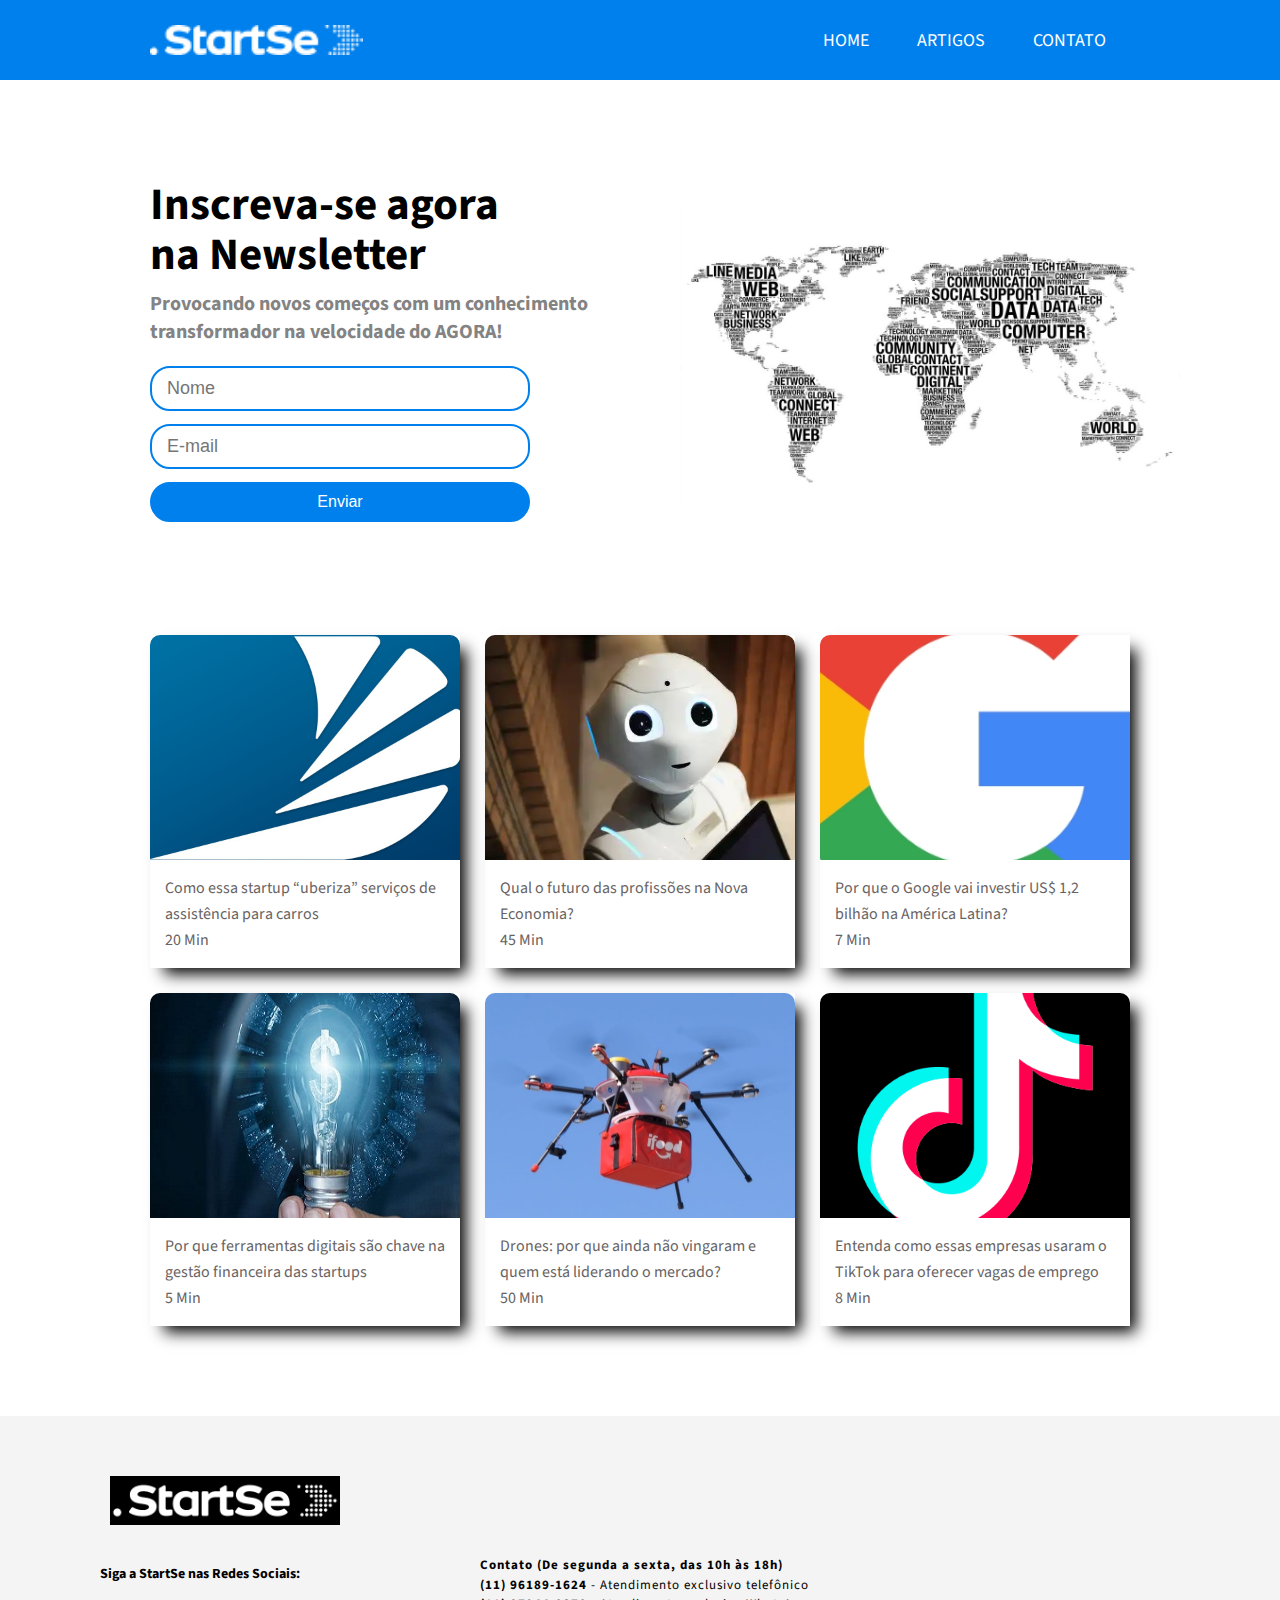
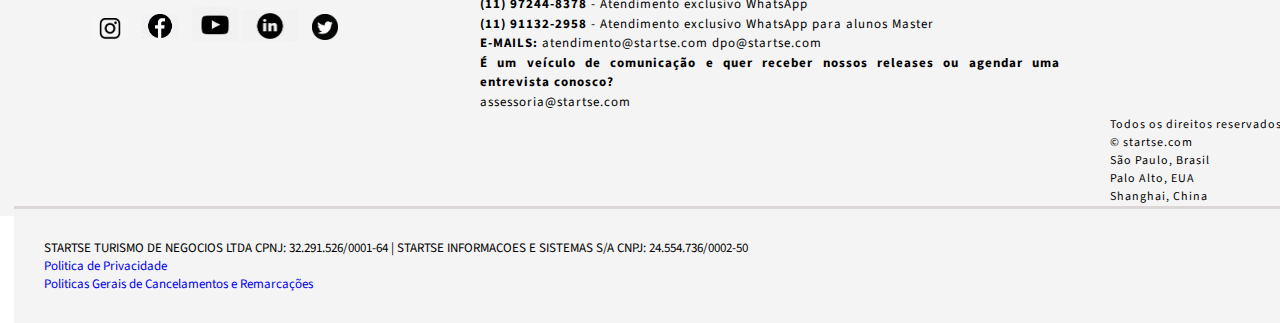
<file: index.html>
<!DOCTYPE html>
<html lang="pt-br">

<head>
    <meta charset="UTF-8">
    <meta http-equiv="X-UA-Compatible" content="IE=edge" />
    <meta name="viewport" content="width=device-width, initial-scale=1.0" />
    <title>StartSe</title>
    <link rel="icon" type="image/x-icon" href="images/favicon.ico" />
    <link rel="stylesheet" href="./css/style.css" />
    <link rel="stylesheet" href="./css/responsive.css" />
</head>

<body>
    <header>
        <div class="container">
            <img src="./images/image.png" alt="logo" />
            <div class="menu-section">
                <div class="container-menu">
                    <input type="checkbox" id="checkbox-menu" />
                    <label class="menu-button-container" for="checkbox-menu">
                        <span></span>
                        <span></span>
                        <span></span>
                    </label>
                    <nav>
                        <ul class="menu">
                            <li>
                                <a href="#home">Home</a>
                            </li>
                            <li>
                                <a href="#artigos">Artigos</a>
                            </li>
                            <li>
                                <a href="#form">Contato</a>
                            </li>
                        </ul>
                    </nav>
                </div>
            </div>
        </div>
    </header>
    <main id="home">
        <div class="container-main">
            <div>
                <h2><span>Inscreva-se agora</span></h2>
                <h2>na Newsletter</h2>
                <h3>
                    Provocando novos começos com um conhecimento transformador na
                    velocidade do AGORA!
                </h3>
                <form>
                    <input type="text" placeholder="Nome" />
                    <input type="email" placeholder="E-mail" />
                    <input type="submit" value="Enviar" />
                </form>
            </div>
            <img class="mundo" src="./images/mundo.jpg" alt="Mundo">
        </div>
    </main>
    <section id="artigos" class="cards">
        <a href="artigos/delta/delta.html">
            <div class="card">
                <div class="image">
                    <img src="./images/delta1.jpg" />
                </div>

                <div class="content">
                    <p class="title text--medium">
                        Como essa startup “uberiza” serviços de assistência para carros
                    </p>
                    <div class="info">
                        <p class="text--medium">20 Min</p>
                    </div>
                </div>
            </div>
        </a>
        <a href="./artigos/futuro/futuro.html">
            <div class="card">
                <div class="image">
                    <img src="./images/futuro.webp" />
                </div>

                <div class="content">
                    <p class="title text--medium">
                        Qual o futuro das profissões na Nova Economia?
                    </p>
                    <div class="info">
                        <p class="text--medium">45 Min</p>
                    </div>
                </div>
            </div>
        </a>
        <a href="./artigos/google/google.html">
            <div class="card">
                <div class="image">
                    <img src="./images/google2.webp" />
                </div>

                <div class="content">
                    <p class="title text--medium">
                        Por que o Google vai investir US$ 1,2 bilhão na América Latina?
                    </p>
                    <div class="info">
                        <p class="text--medium">7 Min</p>
                    </div>
                </div>
            </div>
        </a>
        <a href="./artigos/ferramentas/ferramentas.html">
            <div class="card">
                <div class="image">
                    <img src="./images/ferramentas1.jpg" />
                </div>

                <div class="content">
                    <p class="title text--medium">
                        Por que ferramentas digitais são chave na gestão financeira das startups
                    </p>
                    <div class="info">
                        <p class="text--medium">5 Min</p>
                    </div>
                </div>
            </div>
        </a>
        <a href="./artigos/drone/drone.html">
            <div class="card">
                <div class="image">
                    <img src="./images/ifood-drone1.webp" />
                </div>

                <div class="content">
                    <p class="title text--medium">
                        Drones: por que ainda não vingaram e quem está liderando o mercado?
                    </p>
                    <div class="info">
                        <p class="text--medium">50 Min</p>
                    </div>
                </div>
            </div>
        </a>
        </a>
        <a href="./artigos/tiktok/tiktok.html">
            <div class="card">
                <div class="image">
                    <img src="./images/tiktok1.png" />
                </div>

                <div class="content">
                    <p class="title text--medium">
                        Entenda como essas empresas usaram o TikTok para oferecer vagas de emprego</p>
                    <div class="info">
                        <p class="text--medium">8 Min</p>
                    </div>
                </div>
            </div>
        </a>
    </section>
    <section id="form">
        <div class="contact">
            <div class="Grid">
                <span class="redes">
                    <img src="./images/startseblack" alt="logo">
                    Siga a StartSe nas Redes Sociais:
                </span>
                <div class="insta">
                    <a href="https://www.instagram.com/startseoficial/" target="_blank">
                        <img src="./images/insta.png">
                    </a>

                </div>
                <div class="face">
                    <a href="https://www.facebook.com/startseoficial" target="_blank">
                        <img src="./images/face.png">
                    </a>
                </div>
                <div class="youtube">
                    <a href="https://www.youtube.com/startseoficial" target="_blank">
                        <img src="./images/youtube.png">
                    </a>
                </div>
                <div class="linkedin">
                    <a href="https://www.linkedin.com/company/startse/" target="_blank">
                        <img src="./images/link.png">
                    </a>
                </div>
                <div class="twitter">
                    <a href="https://twitter.com/startseoficial" target="_blank">
                        <img src="./images/twiteer.jpg">
                    </a>
                </div>
                <div class="footnote">
                    <p><b>Contato (De segunda a sexta, das 10h às 18h)</b> <br>
                        <b>(11) 96189-1624</b> - Atendimento exclusivo telefônico<br> <b>(11) 97244-8378</b> -
                        Atendimento exclusivo WhatsApp <br>
                        <b>(11) 91132-2958</b> - Atendimento exclusivo WhatsApp para alunos Master <br>
                        <b>E-MAILS:</b> atendimento@startse.com dpo@startse.com <br>
                        <b>É um veículo de comunicação e quer receber nossos releases ou agendar uma entrevista
                            conosco?</b><br>
                        assessoria@startse.com
                    </p>
                </div>
                <div class="dues">
                    <p>Todos os direitos reservados<br>
                        © startse.com<br>
                        São Paulo, Brasil<br>
                        Palo Alto, EUA<br>
                        Shanghai, China</p>

                </div>

            </div>
        </div>

        <footer>STARTSE TURISMO DE NEGOCIOS LTDA CPNJ: 32.291.526/0001-64 | STARTSE INFORMACOES E SISTEMAS S/A CNPJ:
            24.554.736/0002-50

            <ulr class="politics">
                <a href="https://docs.startse.com/politica-de-privacidade?_ga=2.47197668.2106359889.1654511171-436508450.1650131117&_gac=1.58788319.1654568145.CjwKCAjwy_aUBhACEiwA2IHHQOKJN59Ty20mqlzB0qd1LG3HicUfPgkFeiDjUXuVhKGAh3CsuTItyRoCZmQQAvD_BwE"
                    target="_blank">
                    <p>Politica de Privacidade</p>
                </a>
                <a href="https://docs.startse.com/politicas-gerais-de-cancelamento-e-remarcacao?_ga=2.17277562.2106359889.1654511171-436508450.1650131117&_gac=1.87829994.1654568145.CjwKCAjwy_aUBhACEiwA2IHHQOKJN59Ty20mqlzB0qd1LG3HicUfPgkFeiDjUXuVhKGAh3CsuTItyRoCZmQQAvD_BwE"
                    target="_blank">
                    <p>Politicas Gerais de Cancelamentos e Remarcações</p>
                </a>
            </ulr>

        </footer>
    </section>
</body>

</html>
</file>
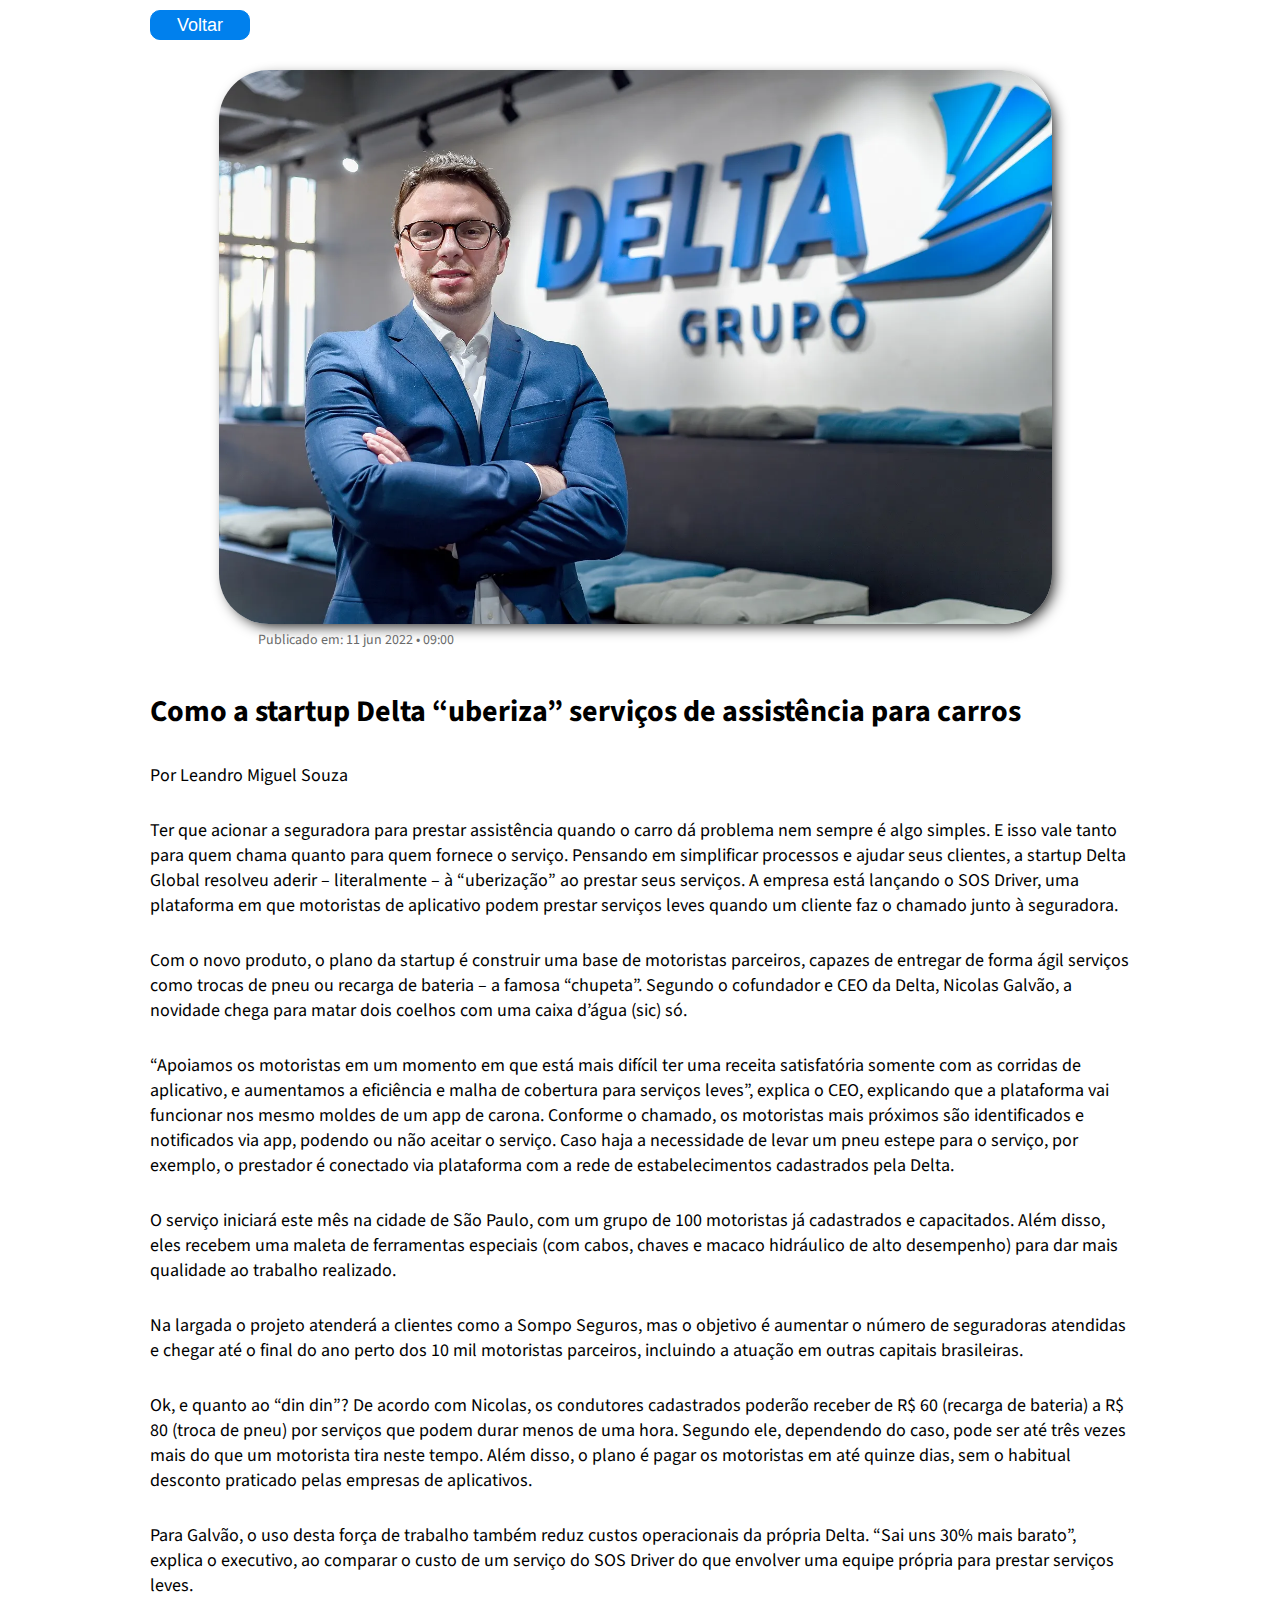
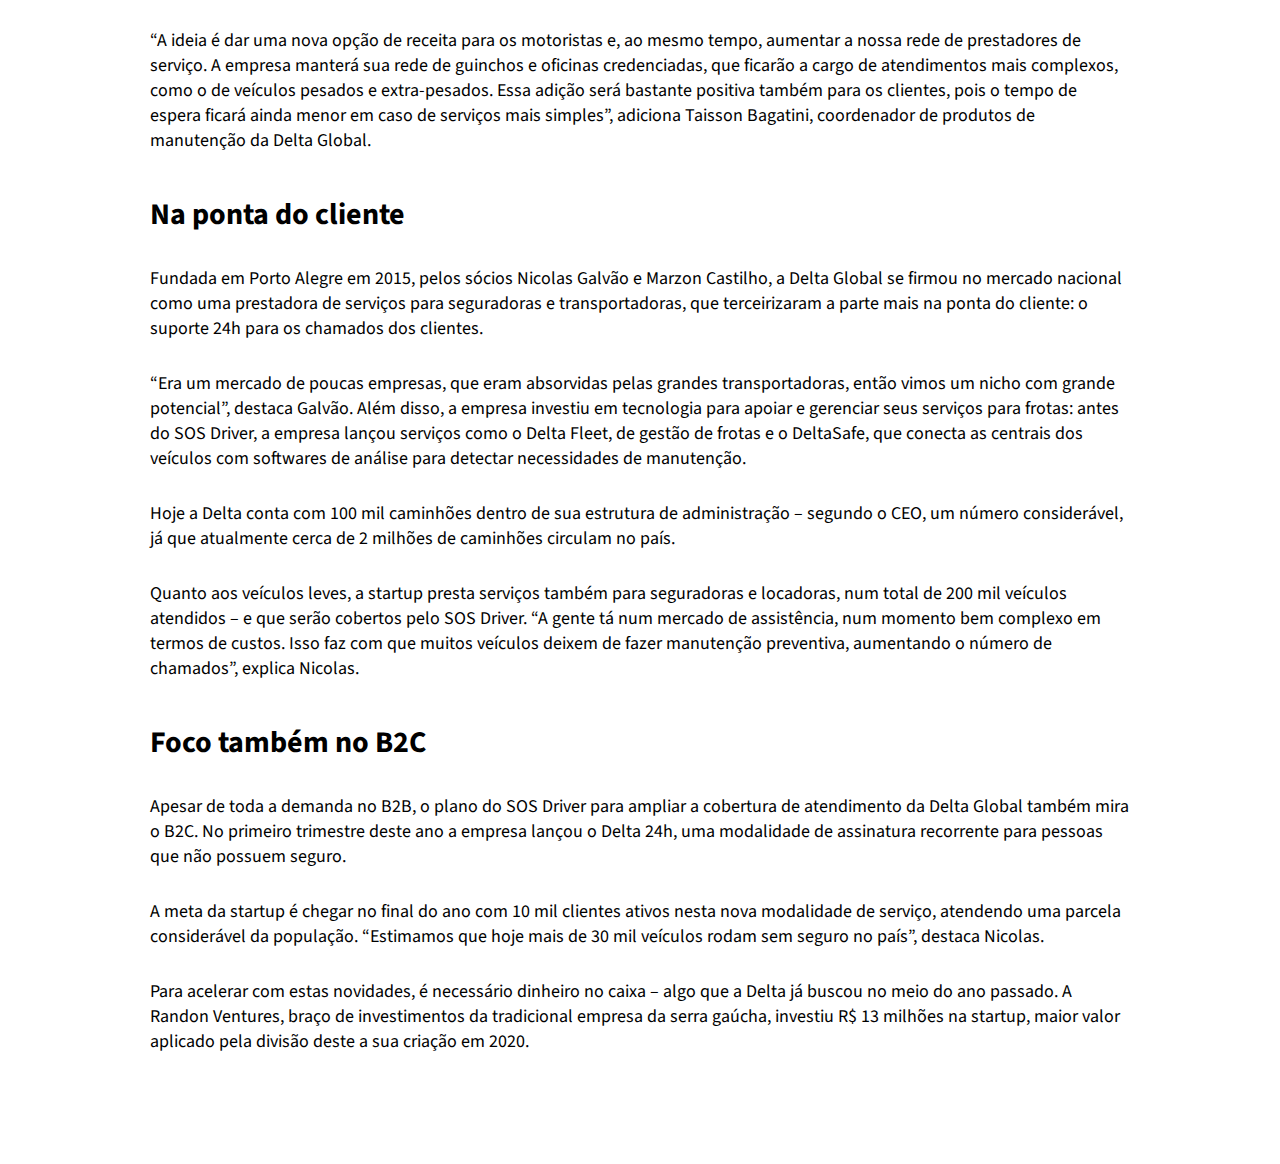
<file: artigos/delta/delta.html>
<!DOCTYPE html>
<html lang="pt-br">

<head>
    <meta charset="UTF-8" />
    <meta name="viewport" content="width=device-width, initial-scale=1.0" />
    <meta http-equiv="X-UA-Compatible" content="IE=edge" />
    <link rel="stylesheet" href="delta.css" />
    <link rel="icon" type="image/x-icon" href="/images/favicon.ico" />
    <title>Delta Global lançou plataforma em que motoristas de app prestam serviços como troca de pneu para clientes que
        acionam a seguradora</title>
</head>

<body>
    <section>
        <div>
            <a href="../../index.html">
                <button>Voltar</button>
            </a>
        </div>
        <img src="../../images/delta2.webp" alt="banner" />

        <p class="publication">Publicado em: 11 jun 2022 • 09:00</p>

        <h1>Como a startup Delta “uberiza” serviços de assistência para carros</h1>
        <p>Por Leandro Miguel Souza</p>

        <p>Ter que acionar a seguradora para prestar assistência quando o carro dá problema nem sempre é algo simples. E
            isso vale tanto para quem chama quanto para quem fornece o serviço. Pensando em simplificar processos e
            ajudar seus clientes, a startup Delta Global resolveu aderir – literalmente – à “uberização” ao prestar seus
            serviços. A empresa está lançando o SOS Driver, uma plataforma em que motoristas de aplicativo podem prestar
            serviços leves quando um cliente faz o chamado junto à seguradora. </p>
        <p>Com o novo produto, o plano da startup é construir uma base de motoristas parceiros, capazes de entregar de
            forma ágil serviços como trocas de pneu ou recarga de bateria – a famosa “chupeta”. Segundo o cofundador e
            CEO da Delta, Nicolas Galvão, a novidade chega para matar dois coelhos com uma caixa d’água (sic) só.</p>
        <p>“Apoiamos os motoristas em um momento em que está mais difícil ter uma receita satisfatória somente com as
            corridas de aplicativo, e aumentamos a eficiência e malha de cobertura para serviços leves”, explica o CEO,
            explicando que a plataforma vai funcionar nos mesmo moldes de um app de carona. Conforme o chamado, os
            motoristas mais próximos são identificados e notificados via app, podendo ou não aceitar o serviço. Caso
            haja a necessidade de levar um pneu estepe para o serviço, por exemplo, o prestador é conectado via
            plataforma com a rede de estabelecimentos cadastrados pela Delta.</p>
        <p>O serviço iniciará este mês na cidade de São Paulo, com um grupo de 100 motoristas já cadastrados e
            capacitados. Além disso, eles recebem uma maleta de ferramentas especiais (com cabos, chaves e macaco
            hidráulico de alto desempenho) para dar mais qualidade ao trabalho realizado.</p>
        <p>Na largada o projeto atenderá a clientes como a Sompo Seguros, mas o objetivo é aumentar o número de
            seguradoras atendidas e chegar até o final do ano perto dos 10 mil motoristas parceiros, incluindo a atuação
            em outras capitais brasileiras.</p>
        <p>Ok, e quanto ao “din din”? De acordo com Nicolas, os condutores cadastrados poderão receber de R$ 60 (recarga
            de bateria) a R$ 80 (troca de pneu) por serviços que podem durar menos de uma hora. Segundo ele, dependendo
            do caso, pode ser até três vezes mais do que um motorista tira neste tempo. Além disso, o plano é pagar os
            motoristas em até quinze dias, sem o habitual desconto praticado pelas empresas de aplicativos.</p>

        <p>Para Galvão, o uso desta força de trabalho também reduz custos operacionais da própria Delta. “Sai uns 30%
            mais barato”, explica o executivo, ao comparar o custo de um serviço do SOS Driver do que envolver uma
            equipe própria para prestar serviços leves.
        </p>
        <p>“A ideia é dar uma nova opção de receita para os motoristas e, ao mesmo tempo, aumentar a nossa rede de
            prestadores de serviço. A empresa manterá sua rede de guinchos e oficinas credenciadas, que ficarão a cargo
            de atendimentos mais complexos, como o de veículos pesados e extra-pesados. Essa adição será bastante
            positiva também para os clientes, pois o tempo de espera ficará ainda menor em caso de serviços mais
            simples”, adiciona Taisson Bagatini, coordenador de produtos de manutenção da Delta Global.</p>
        <h2>Na ponta do cliente</h2>

        <p>Fundada em Porto Alegre em 2015, pelos sócios Nicolas Galvão e Marzon Castilho, a Delta Global se firmou no
            mercado nacional como uma prestadora de serviços para seguradoras e transportadoras, que terceirizaram a
            parte mais na ponta do cliente: o suporte 24h para os chamados dos clientes.</p>
        <p>
            “Era um mercado de poucas empresas, que eram absorvidas pelas grandes transportadoras, então vimos um nicho
            com grande potencial”, destaca Galvão. Além disso, a empresa investiu em tecnologia para apoiar e gerenciar
            seus serviços para frotas: antes do SOS Driver, a empresa lançou serviços como o Delta Fleet, de gestão de
            frotas e o DeltaSafe, que conecta as centrais dos veículos com softwares de análise para detectar
            necessidades de manutenção.
        </p>
        <p>
            Hoje a Delta conta com 100 mil caminhões dentro de sua estrutura de administração – segundo o CEO, um número
            considerável, já que atualmente cerca de 2 milhões de caminhões circulam no país.
        </p>
        <p>
            Quanto aos veículos leves, a startup presta serviços também para seguradoras e locadoras, num total de 200
            mil veículos atendidos – e que serão cobertos pelo SOS Driver. “A gente tá num mercado de assistência, num
            momento bem complexo em termos de custos. Isso faz com que muitos veículos deixem de fazer manutenção
            preventiva, aumentando o número de chamados”, explica Nicolas.
        </p>
        <h2>Foco também no B2C</h2>
        <p>
            Apesar de toda a demanda no B2B, o plano do SOS Driver para ampliar a cobertura de atendimento da Delta
            Global também mira o B2C. No primeiro trimestre deste ano a empresa lançou o Delta 24h, uma modalidade de
            assinatura recorrente para pessoas que não possuem seguro.
        </p>
        <p>
            A meta da startup é chegar no final do ano com 10 mil clientes ativos nesta nova modalidade de serviço,
            atendendo uma parcela considerável da população. “Estimamos que hoje mais de 30 mil veículos rodam sem
            seguro no país”, destaca Nicolas.
        </p>
        <p>
            Para acelerar com estas novidades, é necessário dinheiro no caixa – algo que a Delta já buscou no meio do
            ano passado. A Randon Ventures, braço de investimentos da tradicional empresa da serra gaúcha, investiu R$
            13 milhões na startup, maior valor aplicado pela divisão deste a sua criação em 2020.
        </p>
    </section>
</body>

</html>
</file>
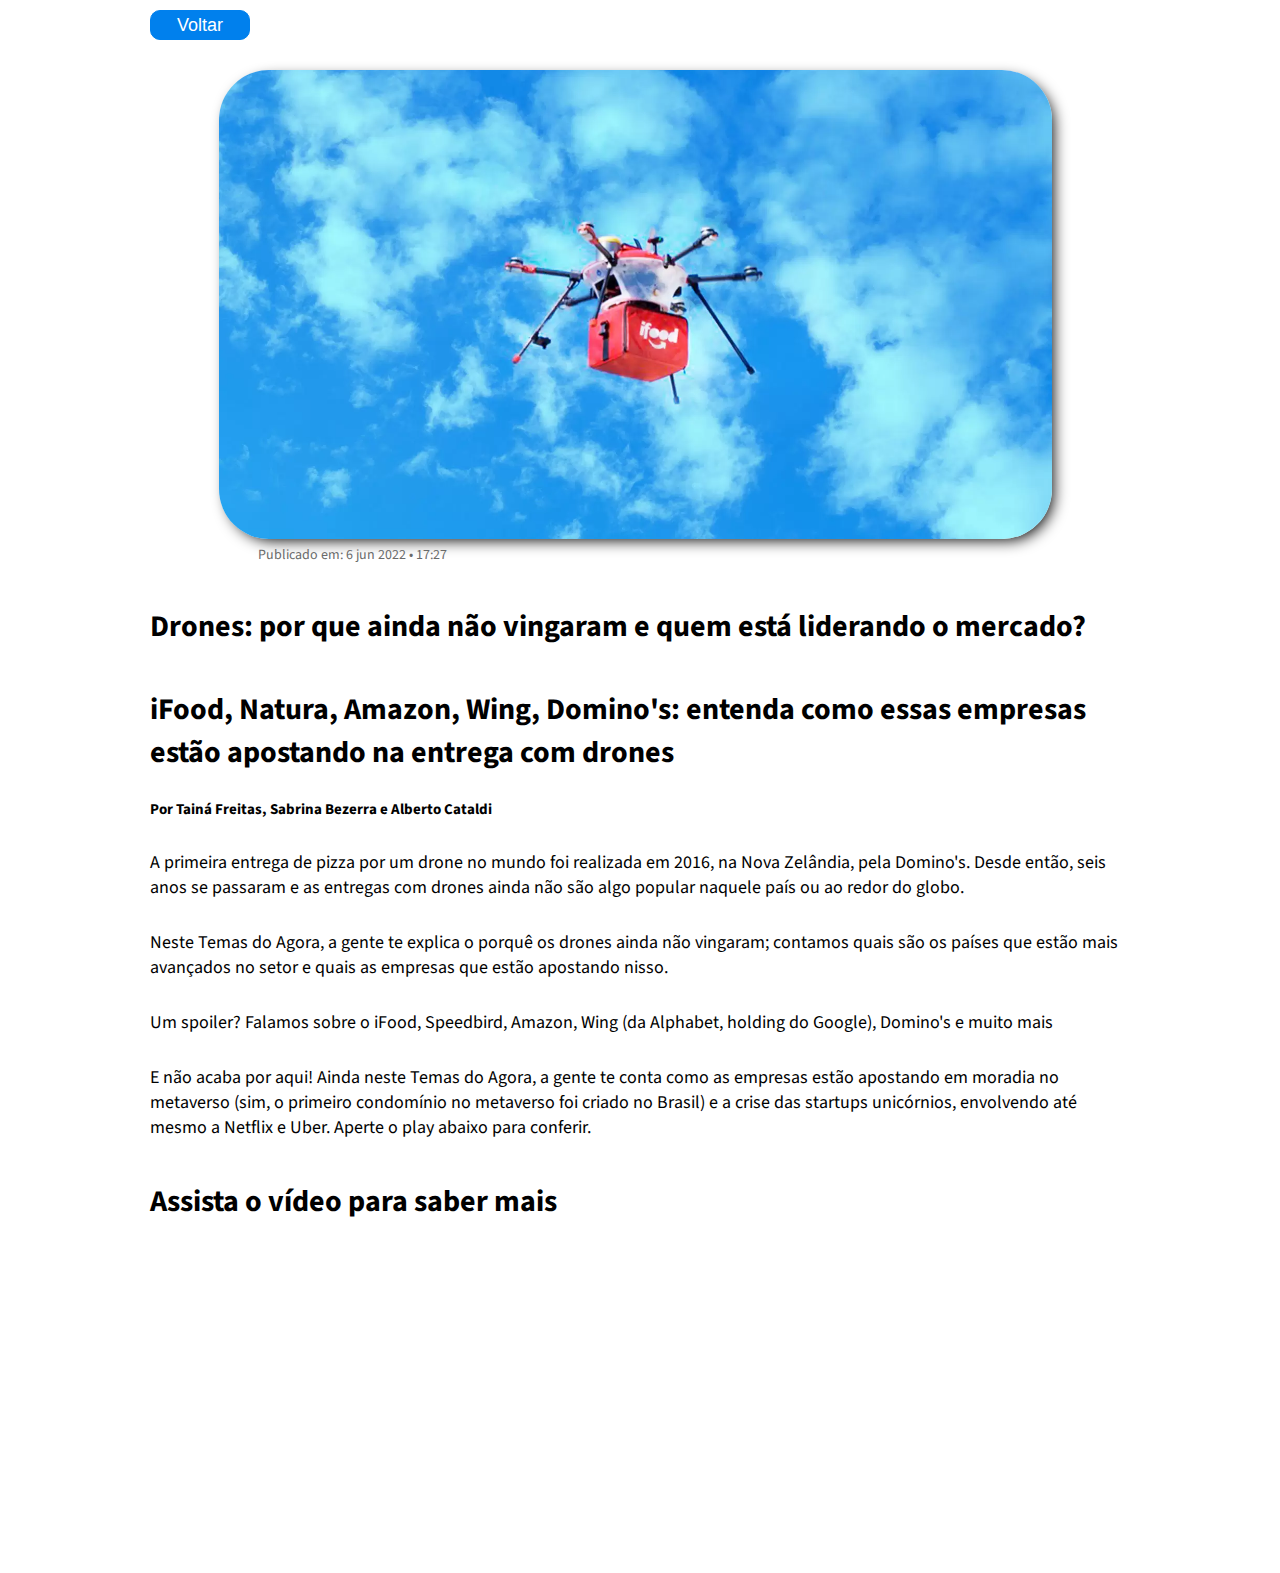
<file: artigos/drone/drone.html>
<!DOCTYPE html>
<html lang="pt-br">

<head>
    <meta charset="UTF-8" />
    <meta name="viewport" content="width=device-width, initial-scale=1.0" />
    <meta http-equiv="X-UA-Compatible" content="IE=edge" />
    <link rel="stylesheet" href="./drone.css" />
    <link rel="icon" type="image/x-icon" href="/images/favicon.ico" />
    <title>Qual o futuro das profissões na Nova Economia?</title>
</head>

<body>
    <section>
        <div>
            <a href="../../index.html">
                <button>Voltar</button>
            </a>
        </div>
        <img src="../../images/ifood-drone2.webp" alt="banner" />
        <p class="publication">Publicado em: 6 jun 2022 • 17:27</p>

        <h1>Drones: por que ainda não vingaram e quem está liderando o mercado?</h1>

        <h2>iFood, Natura, Amazon, Wing, Domino's: entenda como essas empresas estão apostando na entrega com drones
        </h2>

        <h4>Por Tainá Freitas, Sabrina Bezerra e Alberto Cataldi</h4>

        <p>A primeira entrega de pizza por um drone no mundo foi realizada em 2016, na Nova Zelândia, pela Domino's.
            Desde então, seis anos se passaram e as entregas com drones ainda não são algo popular naquele país ou ao
            redor do globo.</p>

        <p>Neste Temas do Agora, a gente te explica o porquê os drones ainda não vingaram; contamos quais são os países
            que estão mais avançados no setor e quais as empresas que estão apostando nisso.</p>

        <p>Um spoiler? Falamos sobre o iFood, Speedbird, Amazon, Wing (da Alphabet, holding do Google), Domino's e muito
            mais</p>
        <p>E não acaba por aqui! Ainda neste Temas do Agora, a gente te conta como as empresas estão apostando em
            moradia no metaverso (sim, o primeiro condomínio no metaverso foi criado no Brasil) e a crise das startups
            unicórnios, envolvendo até mesmo a Netflix e Uber. Aperte o play abaixo para conferir.</p>

        <h2>Assista o vídeo para saber mais</h2>

        <div class="content-video">
            <iframe width="560" height="315" src="https://www.youtube.com/embed/MPSiO8XAr-g"
                title="YouTube video player" frameborder="0"
                allow="accelerometer; autoplay; clipboard-write; encrypted-media; gyroscope; picture-in-picture"
                allowfullscreen></iframe>
        </div>

    </section>
</body>

</html>
</file>
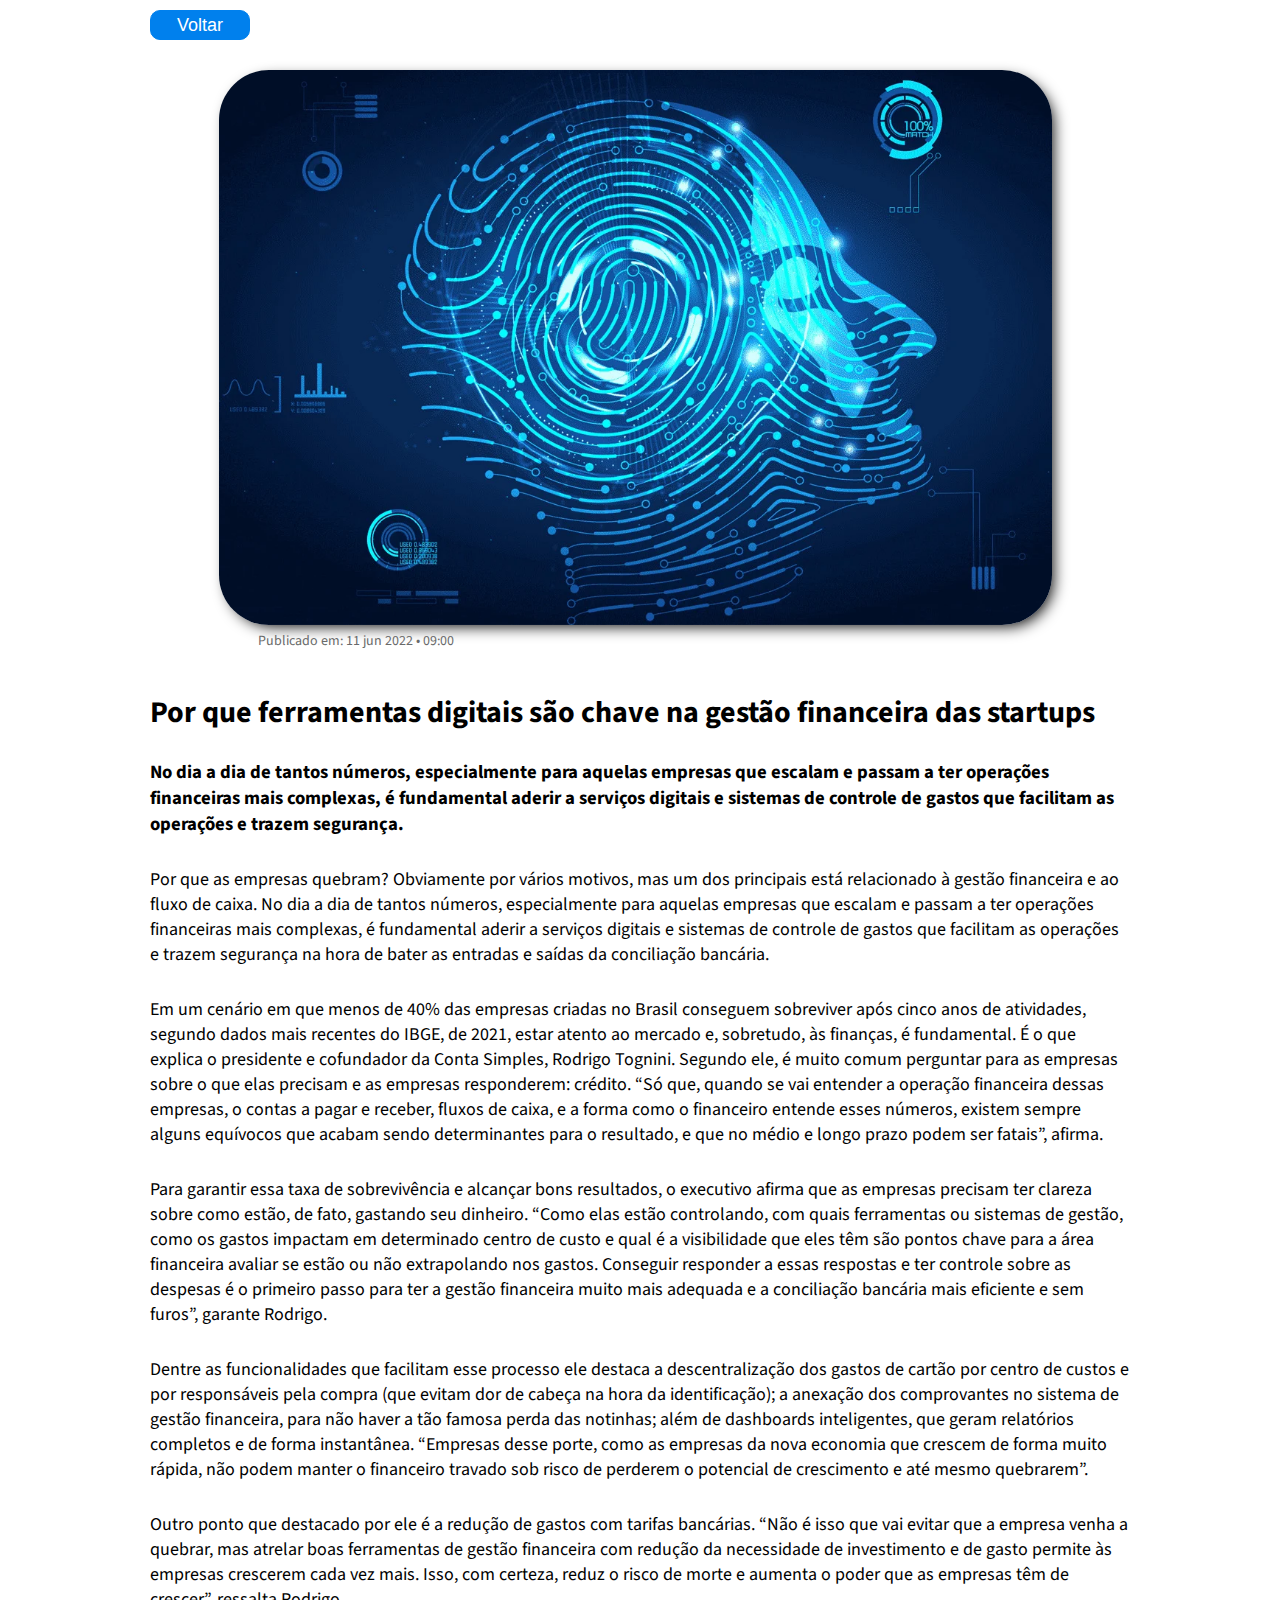
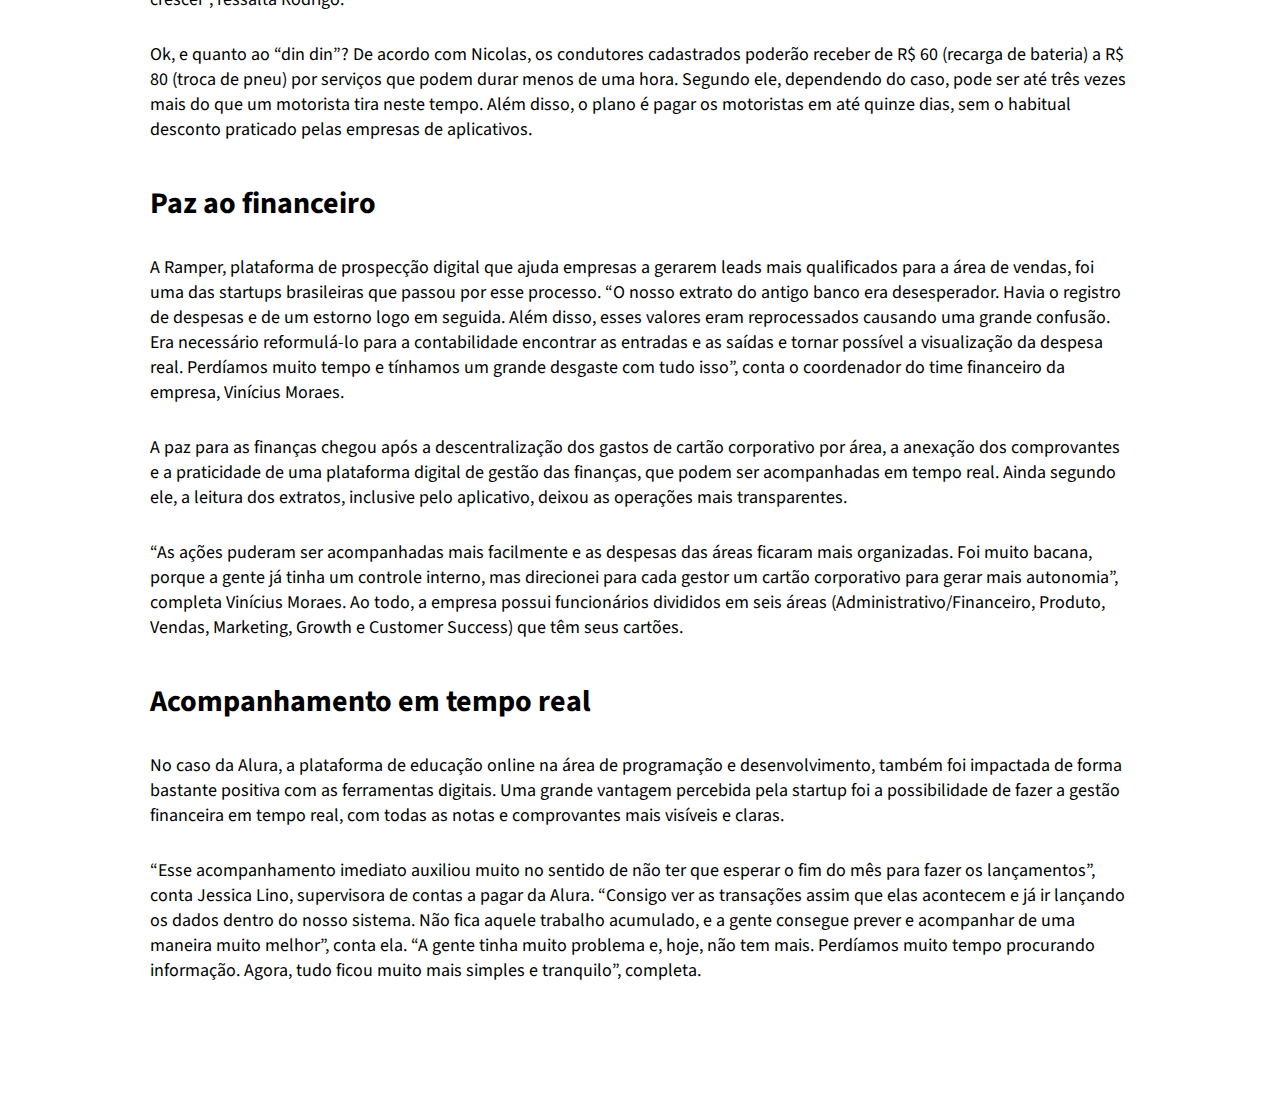
<file: artigos/ferramentas/ferramentas.html>
<!DOCTYPE html>
<html lang="pt-br">

<head>
    <meta charset="UTF-8" />
    <meta name="viewport" content="width=device-width, initial-scale=1.0" />
    <meta http-equiv="X-UA-Compatible" content="IE=edge" />
    <link rel="stylesheet" href="ferramentas.css" />
    <link rel="icon" type="image/x-icon" href="/images/favicon.ico" />
    <title>Por que ferramentas digitais são chave na gestão financeira das startups</title>
</head>

<body>
    <section>
        <div>
            <a href="../../index.html">
                <button>Voltar</button>
            </a>
        </div>
        <img src="../../images/ferramentas2.jpg" alt="banner" />

        <p class="publication">Publicado em: 11 jun 2022 • 09:00</p>

        <h1>Por que ferramentas digitais são chave na gestão financeira das startups</h1>
        <h3>No dia a dia de tantos números, especialmente para aquelas empresas que escalam e passam a ter operações
            financeiras mais complexas, é fundamental aderir a serviços digitais e sistemas de controle de gastos que
            facilitam as operações e trazem segurança.</h3>

        <p>Por que as empresas quebram? Obviamente por vários motivos, mas um dos principais está relacionado à gestão
            financeira e ao fluxo de caixa. No dia a dia de tantos números, especialmente para aquelas empresas que
            escalam e passam a ter operações financeiras mais complexas, é fundamental aderir a serviços digitais e
            sistemas de controle de gastos que facilitam as operações e trazem segurança na hora de bater as entradas e
            saídas da conciliação bancária.</p>

        <p>Em um cenário em que menos de 40% das empresas criadas no Brasil conseguem sobreviver após cinco anos de
            atividades, segundo dados mais recentes do IBGE, de 2021, estar atento ao mercado e, sobretudo, às finanças,
            é fundamental. É o que explica o presidente e cofundador da Conta Simples, Rodrigo Tognini. Segundo ele, é
            muito comum perguntar para as empresas sobre o que elas precisam e as empresas responderem: crédito. “Só
            que, quando se vai entender a operação financeira dessas empresas, o contas a pagar e receber, fluxos de
            caixa, e a forma como o financeiro entende esses números, existem sempre alguns equívocos que acabam sendo
            determinantes para o resultado, e que no médio e longo prazo podem ser fatais”, afirma.</p>

        <p>Para garantir essa taxa de sobrevivência e alcançar bons resultados, o executivo afirma que as empresas
            precisam ter clareza sobre como estão, de fato, gastando seu dinheiro. “Como elas estão controlando, com
            quais ferramentas ou sistemas de gestão, como os gastos impactam em determinado centro de custo e qual é a
            visibilidade que eles têm são pontos chave para a área financeira avaliar se estão ou não extrapolando nos
            gastos. Conseguir responder a essas respostas e ter controle sobre as despesas é o primeiro passo para ter a
            gestão financeira muito mais adequada e a conciliação bancária mais eficiente e sem furos”, garante Rodrigo.
        </p>

        <p>Dentre as funcionalidades que facilitam esse processo ele destaca a descentralização dos gastos de cartão por
            centro de custos e por responsáveis pela compra (que evitam dor de cabeça na hora da identificação); a
            anexação dos comprovantes no sistema de gestão financeira, para não haver a tão famosa perda das notinhas;
            além de dashboards inteligentes, que geram relatórios completos e de forma instantânea. “Empresas desse
            porte, como as empresas da nova economia que crescem de forma muito rápida, não podem manter o financeiro
            travado sob risco de perderem o potencial de crescimento e até mesmo quebrarem”.</p>

        <p>Outro ponto que destacado por ele é a redução de gastos com tarifas bancárias. “Não é isso que vai evitar que
            a empresa venha a quebrar, mas atrelar boas ferramentas de gestão financeira com redução da necessidade de
            investimento e de gasto permite às empresas crescerem cada vez mais. Isso, com certeza, reduz o risco de
            morte e aumenta o poder que as empresas têm de crescer”, ressalta Rodrigo.</p>

        <p>Ok, e quanto ao “din din”? De acordo com Nicolas, os condutores cadastrados poderão receber de R$ 60 (recarga
            de bateria) a R$ 80 (troca de pneu) por serviços que podem durar menos de uma hora. Segundo ele, dependendo
            do caso, pode ser até três vezes mais do que um motorista tira neste tempo. Além disso, o plano é pagar os
            motoristas em até quinze dias, sem o habitual desconto praticado pelas empresas de aplicativos.</p>

        <h2>Paz ao financeiro</h2>

        <p>A Ramper, plataforma de prospecção digital que ajuda empresas a gerarem leads mais qualificados para a área
            de vendas, foi uma das startups brasileiras que passou por esse processo. “O nosso extrato do antigo banco
            era desesperador. Havia o registro de despesas e de um estorno logo em seguida. Além disso, esses valores
            eram reprocessados causando uma grande confusão. Era necessário reformulá-lo para a contabilidade encontrar
            as entradas e as saídas e tornar possível a visualização da despesa real. Perdíamos muito tempo e tínhamos
            um grande desgaste com tudo isso”, conta o coordenador do time financeiro da empresa, Vinícius Moraes.</p>

        <p>A paz para as finanças chegou após a descentralização dos gastos de cartão corporativo por área, a anexação
            dos comprovantes e a praticidade de uma plataforma digital de gestão das finanças, que podem ser
            acompanhadas em tempo real. Ainda segundo ele, a leitura dos extratos, inclusive pelo aplicativo, deixou as
            operações mais transparentes.</p>
        <p>“As ações puderam ser acompanhadas mais facilmente e as despesas das áreas ficaram mais organizadas. Foi
            muito bacana, porque a gente já tinha um controle interno, mas direcionei para cada gestor um cartão
            corporativo para gerar mais autonomia”, completa Vinícius Moraes. Ao todo, a empresa possui funcionários
            divididos em seis áreas (Administrativo/Financeiro, Produto, Vendas, Marketing, Growth e Customer Success)
            que têm seus cartões.</p>

        <h2>Acompanhamento em tempo real</h2>

        <p>No caso da Alura, a plataforma de educação online na área de programação e desenvolvimento, também foi
            impactada de forma bastante positiva com as ferramentas digitais. Uma grande vantagem percebida pela startup
            foi a possibilidade de fazer a gestão financeira em tempo real, com todas as notas e comprovantes mais
            visíveis e claras.</p>
        <p>“Esse acompanhamento imediato auxiliou muito no sentido de não ter que esperar o fim do mês para fazer os
            lançamentos”, conta Jessica Lino, supervisora de contas a pagar da Alura. “Consigo ver as transações assim
            que elas acontecem e já ir lançando os dados dentro do nosso sistema. Não fica aquele trabalho acumulado, e
            a gente consegue prever e acompanhar de uma maneira muito melhor”, conta ela. “A gente tinha muito problema
            e, hoje, não tem mais. Perdíamos muito tempo procurando informação. Agora, tudo ficou muito mais simples e
            tranquilo”, completa.</p>

    </section>
</body>

</html>
</file>
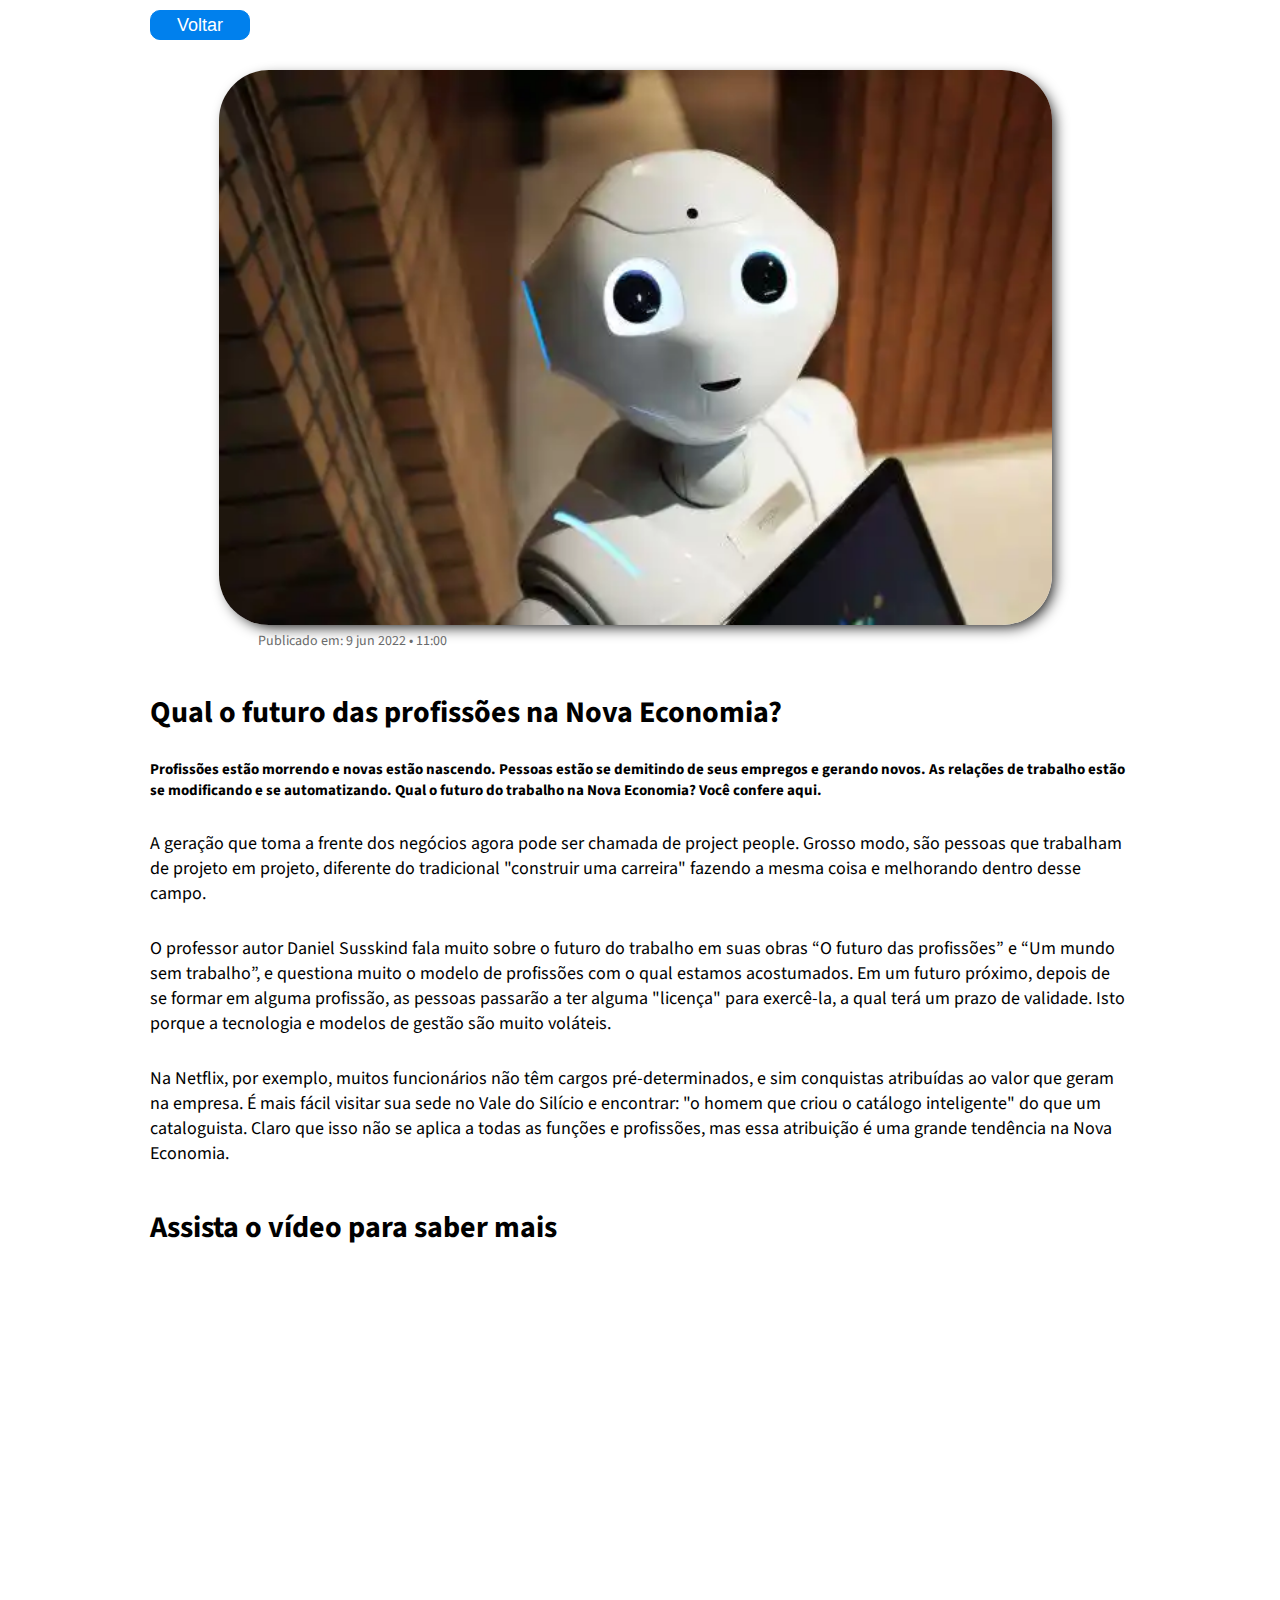
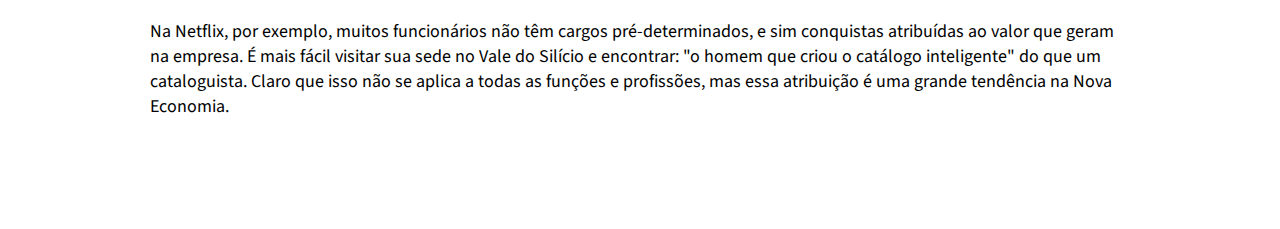
<file: artigos/futuro/futuro.html>
<!DOCTYPE html>
<html lang="pt-br">

<head>
    <meta charset="UTF-8" />
    <meta name="viewport" content="width=device-width, initial-scale=1.0" />
    <meta http-equiv="X-UA-Compatible" content="IE=edge" />
    <link rel="stylesheet" href="./futuro.css" />
    <link rel="icon" type="image/x-icon" href="/images/favicon.ico" />
    <title>Qual o futuro das profissões na Nova Economia?</title>
</head>

<body>
    <section>
        <div>
            <a href="../../index.html">
                <button>Voltar</button>
            </a>
        </div>
        <img src="../../images/futuro.webp" alt="banner" />
        <p class="publication">Publicado em: 9 jun 2022 • 11:00</p>
        <h1>Qual o futuro das profissões na Nova Economia?</h1>
        <h4>Profissões estão morrendo e novas estão nascendo. Pessoas estão se demitindo de seus empregos e gerando
            novos. As relações de trabalho estão se modificando e se automatizando. Qual o futuro do trabalho na Nova
            Economia? Você confere aqui.</h4>
        <p>A geração que toma a frente dos negócios agora pode ser chamada de project people. Grosso modo, são pessoas
            que trabalham de projeto em projeto, diferente do tradicional "construir uma carreira" fazendo a mesma coisa
            e melhorando dentro desse campo.</p>
        <p>O professor autor Daniel Susskind fala muito sobre o futuro do trabalho em suas obras “O futuro das
            profissões” e “Um mundo sem trabalho”, e questiona muito o modelo de profissões com o qual estamos
            acostumados. Em um futuro próximo, depois de se formar em alguma profissão, as pessoas passarão a ter alguma
            "licença" para exercê-la, a qual terá um prazo de validade. Isto porque a tecnologia e modelos de gestão são
            muito voláteis.</p>
        <p>Na Netflix, por exemplo, muitos funcionários não têm cargos pré-determinados, e sim conquistas atribuídas ao
            valor que geram na empresa. É mais fácil visitar sua sede no Vale do Silício e encontrar: "o homem que criou
            o catálogo inteligente" do que um cataloguista. Claro que isso não se aplica a todas as funções e
            profissões, mas essa atribuição é uma grande tendência na Nova Economia.</p>
        <h2>Assista o vídeo para saber mais</h2>

        <div class="content-video">
            <iframe width="560" height="315" src="https://www.youtube.com/embed/3TuyVu5RicM"
                title="YouTube video player" frameborder="0"
                allow="accelerometer; autoplay; clipboard-write; encrypted-media; gyroscope; picture-in-picture"
                allowfullscreen></iframe>
        </div>

        <p>Na Netflix, por exemplo, muitos funcionários não têm cargos pré-determinados, e sim conquistas atribuídas ao
            valor que geram na empresa. É mais fácil visitar sua sede no Vale do Silício e encontrar: "o homem que criou
            o catálogo inteligente" do que um cataloguista. Claro que isso não se aplica a todas as funções e
            profissões, mas essa atribuição é uma grande tendência na Nova Economia.</p>
    </section>
</body>

</html>
</file>
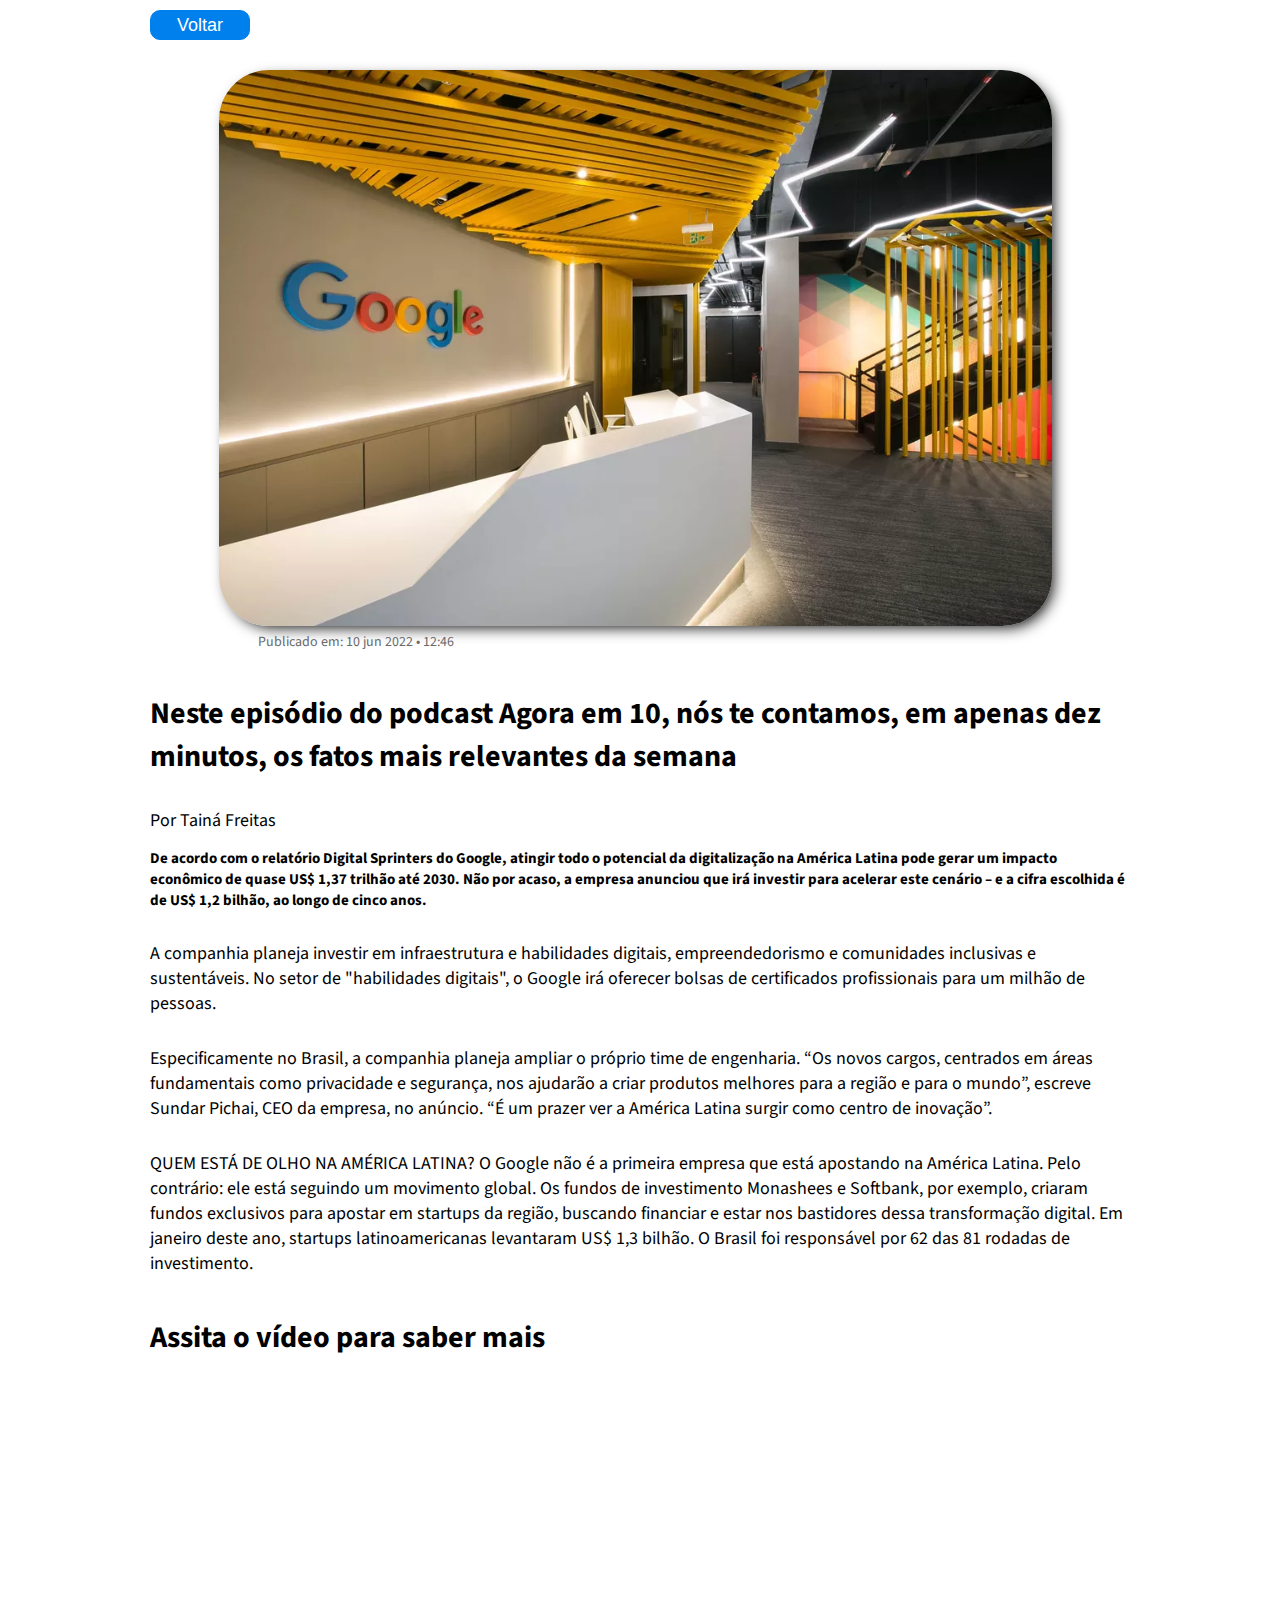
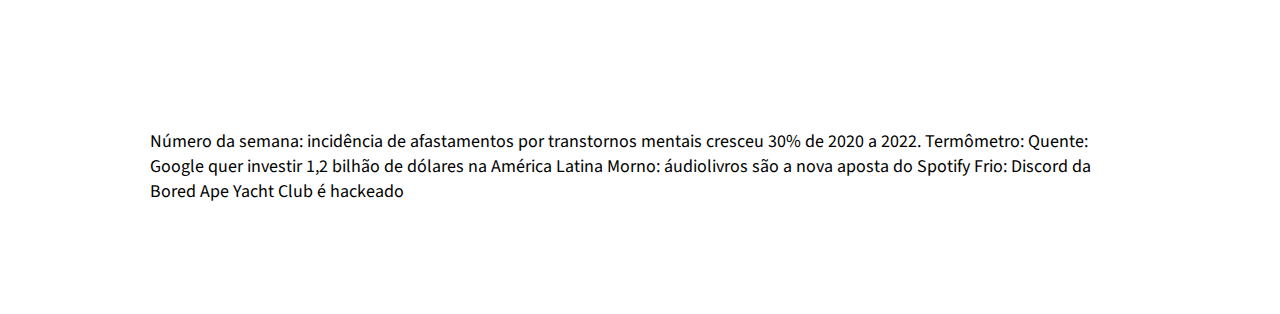
<file: artigos/google/google.html>
<!DOCTYPE html>
<html lang="pt-br">

<head>
    <meta charset="UTF-8" />
    <meta name="viewport" content="width=device-width, initial-scale=1.0" />
    <meta http-equiv="X-UA-Compatible" content="IE=edge" />
    <link rel="stylesheet" href="google.css" />
    <link rel="icon" type="image/x-icon" href="/images/favicon.ico" />
    <title>Por que o Google vai investir US$ 1,2 bilhão na América Latina?</title>
</head>

<body>
    <section>
        <div>
            <a href="../../index.html">
                <button>Voltar</button>
            </a>
        </div>
        <img src="../../images/google.webp" alt="banner" />
        <p class="publication">Publicado em: 10 jun 2022 • 12:46</p>
        <h1>Neste episódio do podcast Agora em 10, nós te contamos, em apenas dez minutos, os fatos mais relevantes da
            semana</h1>
        <p>Por Tainá Freitas</p>
        <h4>De acordo com o relatório Digital Sprinters do Google, atingir todo o potencial da digitalização na América
            Latina pode gerar um impacto econômico de quase US$ 1,37 trilhão até 2030. Não por acaso, a empresa anunciou
            que irá investir para acelerar este cenário – e a cifra escolhida é de US$ 1,2 bilhão, ao longo de cinco
            anos.</h4>
        <p>A companhia planeja investir em infraestrutura e habilidades digitais, empreendedorismo e comunidades
            inclusivas e sustentáveis. No setor de "habilidades digitais", o Google irá oferecer bolsas de certificados
            profissionais para um milhão de pessoas. </p>
        <p>Especificamente no Brasil, a companhia planeja ampliar o próprio time de engenharia. “Os novos cargos,
            centrados em áreas fundamentais como privacidade e segurança, nos ajudarão a criar produtos melhores para a
            região e para o mundo”, escreve Sundar Pichai, CEO da empresa, no anúncio. “É um prazer ver a América Latina
            surgir como centro de inovação”.</p>
        <p>QUEM ESTÁ DE OLHO NA AMÉRICA LATINA?
            O Google não é a primeira empresa que está apostando na América Latina. Pelo contrário: ele está seguindo um
            movimento global. Os fundos de investimento Monashees e Softbank, por exemplo, criaram fundos exclusivos
            para apostar em startups da região, buscando financiar e estar nos bastidores dessa transformação digital.

            Em janeiro deste ano, startups latinoamericanas levantaram US$ 1,3 bilhão. O Brasil foi responsável por 62
            das 81 rodadas de investimento.</p>
        <h2>Assita o vídeo para saber mais</h2>

        <div class="content-video">
            <iframe width="560" height="315" src="https://www.youtube.com/embed/g2o7ug_y3RE"
                title="YouTube video player" frameborder="0"
                allow="accelerometer; autoplay; clipboard-write; encrypted-media; gyroscope; picture-in-picture"
                allowfullscreen></iframe>
        </div>

        <p>Número da semana: incidência de afastamentos por transtornos mentais cresceu 30% de 2020 a 2022.

            Termômetro:

            Quente: Google quer investir 1,2 bilhão de dólares na América Latina

            Morno: áudiolivros são a nova aposta do Spotify

            Frio: Discord da Bored Ape Yacht Club é hackeado</p>
    </section>
</body>

</html>
</file>
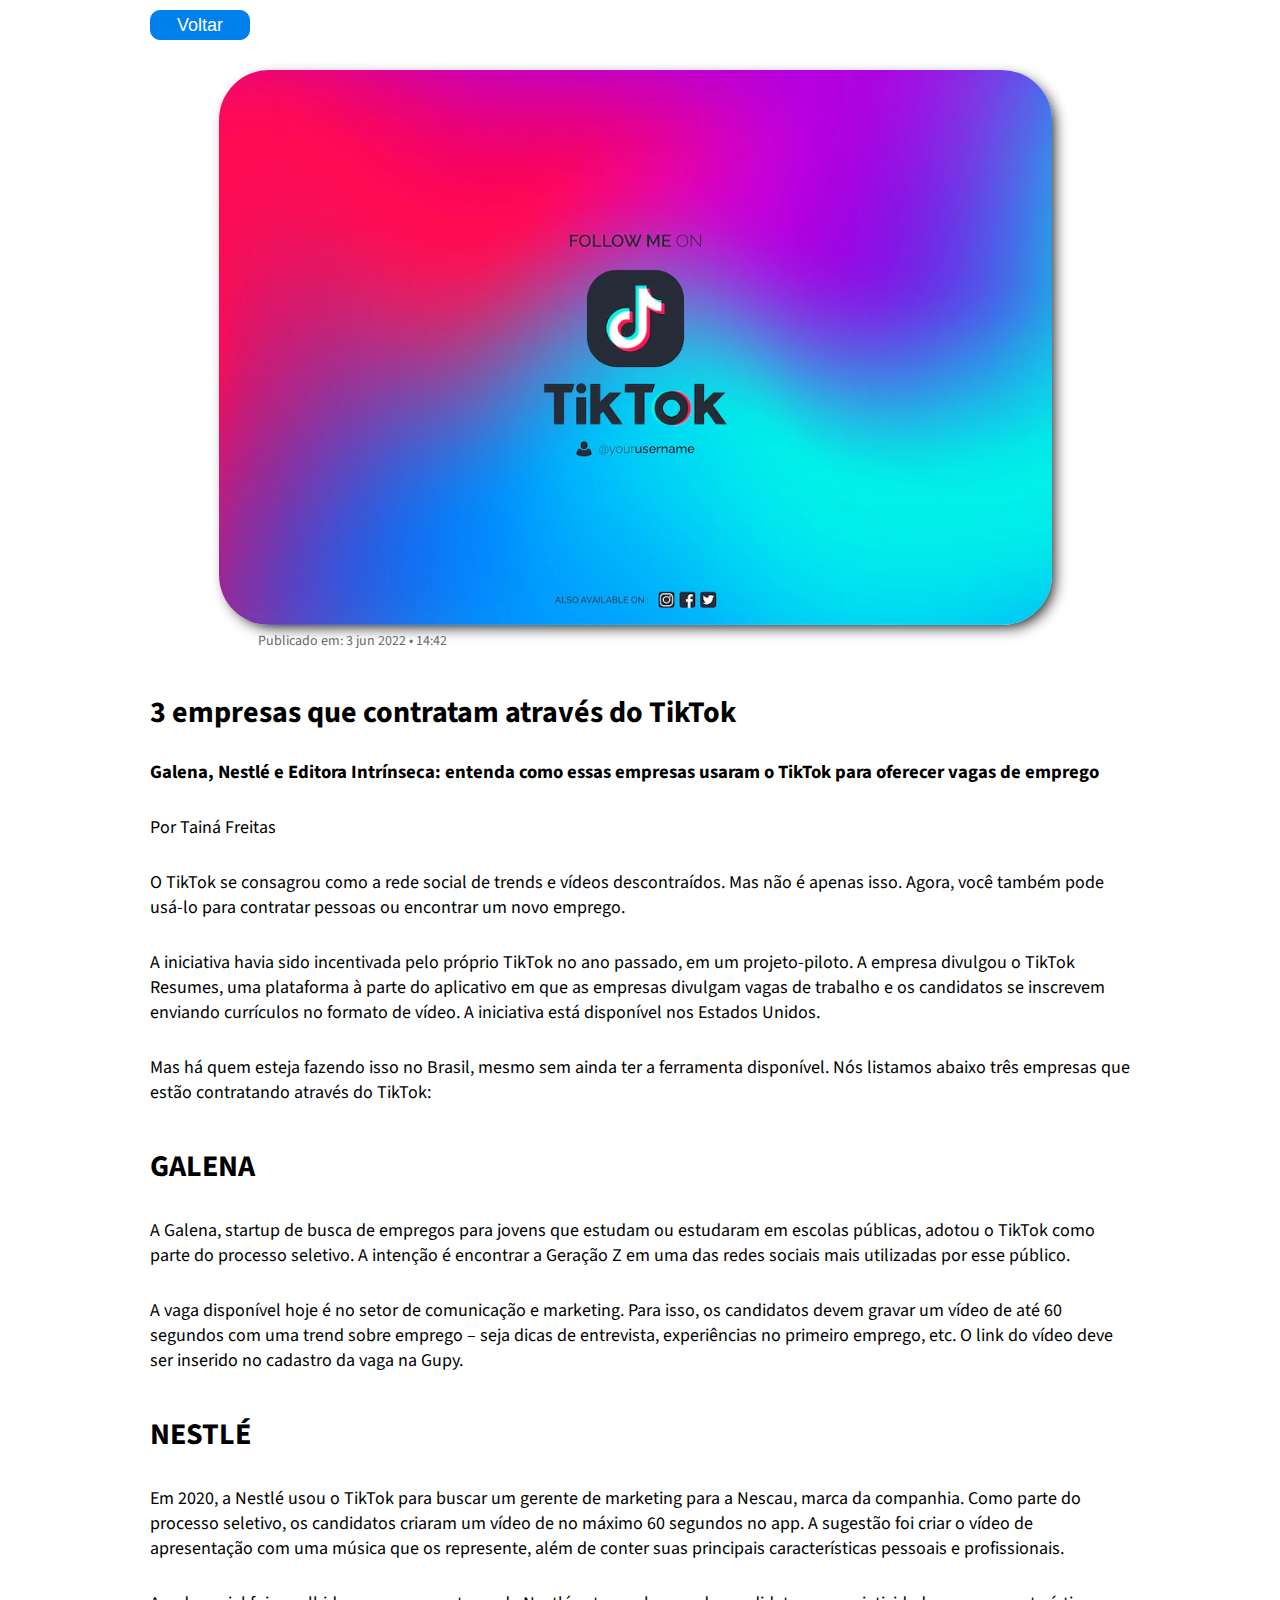
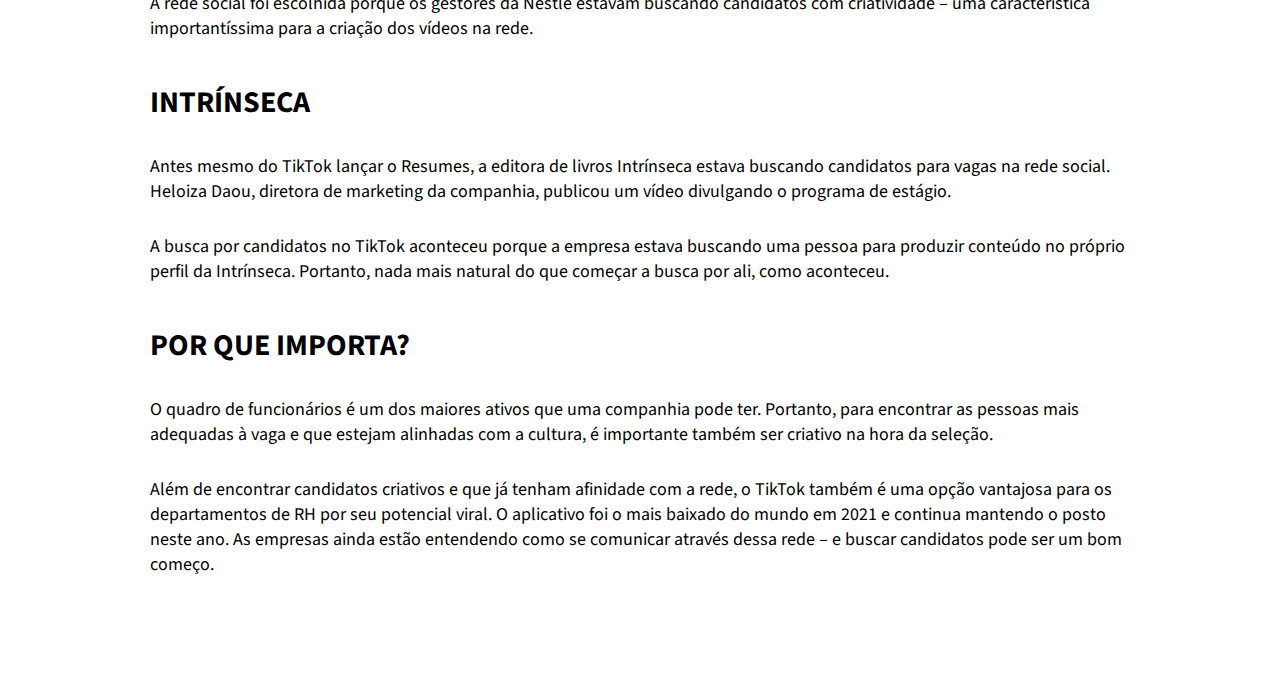
<file: artigos/tiktok/tiktok.html>
<!DOCTYPE html>
<html lang="pt-br">

<head>
    <meta charset="UTF-8" />
    <meta name="viewport" content="width=device-width, initial-scale=1.0" />
    <meta http-equiv="X-UA-Compatible" content="IE=edge" />
    <link rel="stylesheet" href="tiktok.css" />
    <link rel="icon" type="image/x-icon" href="/images/favicon.ico" />
    <title>Por que ferramentas digitais são chave na gestão financeira das startups</title>
</head>

<body>
    <section>
        <div>
            <a href="../../index.html">
                <button>Voltar</button>
            </a>
        </div>
        <img src="../../images/tiktok2.webp" alt="banner" />

        <p class="publication">Publicado em: 3 jun 2022 • 14:42</p>

        <h1>3 empresas que contratam através do TikTok</h1>

        <h3>Galena, Nestlé e Editora Intrínseca: entenda como essas empresas usaram o TikTok para oferecer vagas de
            emprego</h3>

        <p>Por Tainá Freitas</p>

        <p>O TikTok se consagrou como a rede social de trends e vídeos descontraídos. Mas não é apenas isso. Agora, você
            também pode usá-lo para contratar pessoas ou encontrar um novo emprego.</p>

        <p>A iniciativa havia sido incentivada pelo próprio TikTok no ano passado, em um projeto-piloto. A empresa
            divulgou o TikTok Resumes, uma plataforma à parte do aplicativo em que as empresas divulgam vagas de
            trabalho e os candidatos se inscrevem enviando currículos no formato de vídeo. A iniciativa está disponível
            nos Estados Unidos.</p>

        <p>Mas há quem esteja fazendo isso no Brasil, mesmo sem ainda ter a ferramenta disponível. Nós listamos abaixo
            três empresas que estão contratando através do TikTok:</p>

        <h2>GALENA</h2>

        <p>A Galena, startup de busca de empregos para jovens que estudam ou estudaram em escolas públicas, adotou o
            TikTok como parte do processo seletivo. A intenção é encontrar a Geração Z em uma das redes sociais mais
            utilizadas por esse público.</p>
        <p>A vaga disponível hoje é no setor de comunicação e marketing. Para isso, os candidatos devem gravar um vídeo
            de até 60 segundos com uma trend sobre emprego – seja dicas de entrevista, experiências no primeiro emprego,
            etc. O link do vídeo deve ser inserido no cadastro da vaga na Gupy.</p>

        <h2>NESTLÉ</h2>

        <p>Em 2020, a Nestlé usou o TikTok para buscar um gerente de marketing para a Nescau, marca da companhia. Como
            parte do processo seletivo, os candidatos criaram um vídeo de no máximo 60 segundos no app. A sugestão foi
            criar o vídeo de apresentação com uma música que os represente, além de conter suas principais
            características pessoais e profissionais.</p>

        <p>A rede social foi escolhida porque os gestores da Nestlé estavam buscando candidatos com criatividade – uma
            característica importantíssima para a criação dos vídeos na rede.</p>

        <h2>INTRÍNSECA</h2>

        <p>Antes mesmo do TikTok lançar o Resumes, a editora de livros Intrínseca estava buscando candidatos para vagas
            na rede social. Heloiza Daou, diretora de marketing da companhia, publicou um vídeo divulgando o programa de
            estágio.</p>

        <p>A busca por candidatos no TikTok aconteceu porque a empresa estava buscando uma pessoa para produzir conteúdo
            no próprio perfil da Intrínseca. Portanto, nada mais natural do que começar a busca por ali, como aconteceu.
        </p>

        <h2>POR QUE IMPORTA?</h2>

        <p>O quadro de funcionários é um dos maiores ativos que uma companhia pode ter. Portanto, para encontrar as
            pessoas mais adequadas à vaga e que estejam alinhadas com a cultura, é importante também ser criativo na
            hora da seleção.</p>

        <p>Além de encontrar candidatos criativos e que já tenham afinidade com a rede, o TikTok também é uma opção
            vantajosa para os departamentos de RH por seu potencial viral. O aplicativo foi o mais baixado do mundo em
            2021 e continua mantendo o posto neste ano. As empresas ainda estão entendendo como se comunicar através
            dessa rede – e buscar candidatos pode ser um bom começo.</p>

    </section>
</body>

</html>
</file>
<file: css/style.css>
@import url('https://fonts.googleapis.com/css2?family=Source+Sans+Pro:ital,wght@0,300;0,400;0,700;1,400&display=swap');

* {
    box-sizing: border-box;
    margin: 0;
    padding: 0;
    outline: 0;
}

html,
body {

    font-family: "Source Sans Pro", 'Times New Roman';
    text-rendering: optimizeLegibility;
    -webkit-font-smoothing: antialiased;

}

body::-webkit-scrollbar {
    width: 10px
}

body::-webkit-scrollbar-thumb {
    background-color: darkgrey;
}

/* HEADER */

header {
    background-color: #0080ed;
}

header .container {
    display: flex;
    align-items: center;
    justify-content: space-between;
    max-width: 980px;
    height: 80px;
    margin: auto;

}

#checkbox-menu {
    display: none;

}

header nav ul {
    display: flex;

}

header nav ul li {
    list-style: none;

}

header nav ul li a {
    text-decoration: none;
    color: white;
    text-transform: uppercase;
    font-size: 18px;
    padding: 24px;
    transition: all 250ms linear 0s;

}

header nav ul li a:hover {
    background: rgba(255, 255, 255, 0.15);

}

header .container img {
    height: 30px;

}

/* MAIN */
main {
    margin-bottom: 100px;

}

main .container-main {
    display: flex;
    align-items: center;
    justify-content: space-between;
    max-width: 980px;
    margin: 100px auto 0px auto;

}

main .mundo {
    max-width: 500px;
    margin-left: 50px;


}

h2 {
    color: rgb(0, 0, 0);
    font-size: 45px;
    line-height: 50px;
    font-weight: bold;
}

h3 {
    color: rgb(131, 131, 131);
    font-size: 20px;
    line-height: 28px;
    margin: 10px 0;
}

form {
    margin-top: 20px;
    margin-right: 100px;
}

form input {
    width: 380px;
    padding-left: 15px;
    font-size: 18px;
    height: 45px;
    margin-bottom: 13px;
    border-radius: 20px;
    border: 2px solid #0080ed;
}

form [type="submit"] {
    background-color: #0080ed;
    color: white;
    width: 380px;
    padding-left: 0px;
    font-size: 16px;
    height: 40px;
}

form [type="submit"]:hover {
    cursor: pointer;
    background-color: rgba(0, 128, 237, 0.75);
    transform: translateX(-5px);
}

main .container-main img {
    width: 600px;
}

/* CARDS */
a {
    text-decoration: none;
}


.cards {
    width: 90%;
    max-width: 980px;
    margin: auto;
    display: grid;
    grid-template-columns: repeat(auto-fit, minmax(250px, 1fr));
    grid-gap: 25px;
}

.text--medium {
    font-size: 16px;
    line-height: 26px;
    font-weight: 400;
    color: rgb(104, 99, 99);
}

.card {
    display: flex;
    flex-direction: column;
    cursor: pointer;
    box-shadow: 10px 10px 15px -4px #000000;
    transition: all 0.3s ease 0s;
}

.card:hover {
    transform: translateY(-7px);
}

.image {
    width: 100%;
    padding-top: 56.25%;
    overflow: hidden;
    position: relative;
    border-radius: 10px 10px 0 0;
    height: 225px;
}

.image img {
    width: 400px;
    position: absolute;
    top: 50%;
    left: 50%;
    transform: translate(-50%, -50%);

}

.content {
    margin: 15px;
}

.title {
    margin-bottom: 0px;
}

/*Contatos*/

.contact {
    font-size: 100px;
    display: flex;
    justify-content: center;
    height: 400px;
    align-items: center;
    border: none;
    margin: 90px auto;
    width: 1500px;
    background-color: rgba(243, 243, 243, 0.912)
}

.Grid {
    max-width: 960px;
    padding: 10px;
    height: 300px;
    margin: 10px;
    position: relative;
    left: -550px;

}

.redes {
    font-size: 14px;
    font-weight: bold;
    ;

}

.redes img {
    width: 250px;
    padding: 10px;
    position: absolute;
    top: 0px;
    

}

.insta img {
    width: 60px;
    padding: 12px;
    position: absolute;
    top: 150px;
    left: 0px;
    margin: -10px;
    cursor: pointer;
    z-index: 1;
    

}

.face img {
    width: 60px;
    padding: 12px;
    position: absolute;
    top: 146px;
    left: 50px;
    margin: -10px;
    cursor: pointer;
    z-index: 1;


}

.youtube img {
    width: 70px;
    padding: 12px;
    position: absolute;
    top: 139px;
    left: 100px;
    margin: -10px;
    cursor: pointer;
    z-index: 1;


}

.linkedin img {
    width: 80px;
    padding: 12px;
    position: absolute;
    top: 142px;
    left: 150px;
    margin: -10px;
    cursor: pointer;
    z-index: 1;


}

.twitter img {
    width: 50px;
    padding: 12px;
    position: absolute;
    top: 146px;
    left: 220px;
    margin: -10px;
    cursor: pointer;
    z-index: 1;

}

.footnote p {
    margin: 0px;
    width: 780px;
    height: 280px;
    font-size: 13px;
    padding: 100px;
    position: absolute;
    left: center;
    right: -850px;
    top: -10px;
    text-align: justify;
    letter-spacing: 1px;
    line-height: 1.5;

}

.dues p {
    width: 400px;
    height: 100px;
    font-size: 12px;
    position: absolute;
    left: center;
    right: -1200px;
    top: 250px;
    letter-spacing: 1px;
    line-height: 1.5;
}

footer {

    margin-top: -100px;
    margin-left: 14px;
    padding: 30px;
    font-size: 13px;
    border-width: 0px;
    border-top: 3px solid rgb(219, 215, 215);
    max-width: 1500px;
    background-color: rgba(243, 243, 243, 0.912)
}
</file>
<file: css/responsive.css>
@media (max-width: 1000px) {
    main .container-main div {
        margin: auto;
    }

    main .container-main img {
        display: none;
    }

    h2 {
        margin-left: 50px;
    }

    div h3 {
        margin-left: 50px;
    }

    form {
        display: flex;
        align-items: center;
        width: 100%;
        padding-top: 30px;
        text-align: center;
        flex-direction: column;
    }

    input {
        margin: 12px;
    }
}

@media (max-width: 600px) {
    .container {
        padding: 0px 10px;
    }
}

@media (max-width: 600px) {
    .menu-botton-container {
        display: flex;
    }

    .menu {
        position: absolute;
        margin-top: 30px;
        flex-direction: column;
        width: 100vw;
        justify-content: center;
        align-items: center;
        left: 100%;
        transform: translateX(100vw);
        transition: 0.5 ease transform;
    }

    .menu>li {
        display: flex;
        justify-content: center;
        margin: 0;
        width: 100%;
        color: white;
        background-color: #0080ed;
        border-radius: 5px;
    }

    .menuli:not(:last-child) {
        border-bottom: 1px white;
    }

    .menuli a {
        flex: 1;
        text-align: center;

    }


    main .container-menu img {
        display: none;
    }

    label {
        cursor: pointer;
        position: relative;
        display: block;
        height: 22px;
        width: 30px;
    }

    label span {
        position: absolute;
        display: block;
        height: 5px;
        width: 100%;
        background: white;
        border-radius: 30px;
        transition: 0.25s ease-in-out;
    }

    label span:nth-child(1) {
        top: 0;
    }

    label span:nth-child(2) {
        top: 8px;
    }

    label span:nth-child(3) {
        top: 16px;
    }

    #checkbox-menu:checked+label span:nth-child(1) {
        transform: rotate(-45deg);
        top: 8px
    }

    #checkbox-menu:checked+label span:nth-child(2) {
        opacity: 0;
    }

    #checkbox-menu:checked+label span:nth-child(3) {
        transform: rotate(45deg);
        top: 8px
    }

    nav.menu {
        width: 100%;
    }

    #checkbox-menu:checked~nav .menu {
        transform: translateX(-100vw);
        transition: 0.5s ease transform;
    }

}

@media (max-width: 600px) {
    .contact {

        margin: 10px;
        position: relative;
        width: 100vw;
        height: 100vh;
        justify-content: center;
        align-items: center;

    }
}

@media(max-width: 600px) and (min-width: 60px) {
    .Grid {
        margin: 0%;
        position: relative;
        top: -190px;
        left: 10px;
        width: 100vw;
        justify-content: center;
        align-items: center;
    }
}

@media (max-width: 600px) {
    .footnote p {
        position: relative;
        margin-top: 0px;
        flex-direction: column;
        width: 100vw;
        justify-content: center;
        align-items: center;
        left: 0px;

    }
}

@media (max-width: 600px) {
    footer {
        display: none;
    }

}

@media (max-width: 600px) {
    .dues p {
        display: none;
    }

}
</file>
<file: artigos/delta/delta.css>
@import url('https://fonts.googleapis.com/css2?family=Source+Sans+Pro:ital,wght@0,300;0,400;0,700;1,400&display=swap');

* {
    box-sizing: border-box;
    margin: 0;
    padding: 0;
    outline: 0;
}

html,
body {
    font-family: "Source Sans Pro", 'Times New Roman';
    text-rendering: optimizeLegibility;
    -webkit-font-smoothing: antialiased;
}

section {
    max-width: 980px;
    margin: auto;
    transform: translateY(-10px);
}

button {
    width: 100px;
    height: 30px;
    margin: 20px 0 30px 0px;
    border-radius: 10px;
    color: white;
    font-size: 18px;
    background-color: #0080ed;
    border: 1px solid #0080ed;
    cursor: pointer;
}

button:hover {
    background-color: rgba(0, 128, 237, 0.75);
    transform: translateY(-2px);
}

img {
    width: 85%;
    margin: 0 7%;
    border-radius: 50px;
    box-shadow: 5px 5px 15px -4px black;
    transition: all 0.6s ease 0s;
    object-fit: contain;
}

img:hover {
    transform: translateY(-7px);
}

.publication {
    font-size: 14px;
    margin: 0 0 0 11%;
    color: #696a6a;
}

h1 {
    margin: 40px 0 25px 0;
    font-size: 30px;
}

h4 {
    margin: 15px 0 15px 0;
    font-size: 15px;
}

p {
    margin-top: 30px;
    font-size: 18px;
}

p:last-child {
    padding-bottom: 100px;
}

h2 {
    margin: 40px 0 25px 0;
    font-size: 30px;
}

.content-video {
    display: flex;
    justify-content: center;
}

@media (max-width: 1000px) {
    section {
        padding: 0 20px;
    }

    h1 {
        font-size: 25px;
    }

    h2 {
        font-size: 25px;
    }

    p {
        font-size: 16px;
    }

    img {
        min-height: 300px;
        object-fit: cover;
    }
}
</file>
<file: artigos/drone/drone.css>
@import url('https://fonts.googleapis.com/css2?family=Source+Sans+Pro:ital,wght@0,300;0,400;0,700;1,400&display=swap');

* {
    box-sizing: border-box;
    margin: 0;
    padding: 0;
    outline: 0;
}

html,
body {
    font-family: "Source Sans Pro", 'Times New Roman';
    text-rendering: optimizeLegibility;
    -webkit-font-smoothing: antialiased;
}

section {
    max-width: 980px;
    margin: auto;
    transform: translateY(-10px);
}

button {
    width: 100px;
    height: 30px;
    margin: 20px 0 30px 0px;
    border-radius: 10px;
    color: white;
    font-size: 18px;
    background-color: #0080ed;
    border: 1px solid #0080ed;
    cursor: pointer;
}

button:hover {
    background-color: rgba(0, 128, 237, 0.75);
    transform: translateY(-2px);
}

img {
    width: 85%;
    margin: 0 7%;
    border-radius: 50px;
    box-shadow: 5px 5px 15px -4px black;
    transition: all 0.6s ease 0s;
    object-fit: contain;
}

img:hover {
    transform: translateY(-7px);
}

.publication {
    font-size: 14px;
    margin: 0 0 0 11%;
    color: #696a6a;
}

h1 {
    margin: 40px 0 25px 0;
    font-size: 30px;
}

h4 {
    margin: 15px 0 15px 0;
    font-size: 15px;
}

p {
    margin-top: 30px;
    font-size: 18px;
}

p:last-child {
    padding-bottom: 100px;
}

h2 {
    margin: 40px 0 25px 0;
    font-size: 30px;
}

.content-video {
    display: flex;
    justify-content: center;
}

@media (max-width: 1000px) {
    section {
        padding: 0 20px;
    }

    h1 {
        font-size: 25px;
    }

    h2 {
        font-size: 25px;
    }

    p {
        font-size: 16px;
    }

    img {
        min-height: 300px;
        object-fit: cover;
    }
}
</file>
<file: artigos/ferramentas/ferramentas.css>
@import url('https://fonts.googleapis.com/css2?family=Source+Sans+Pro:ital,wght@0,300;0,400;0,700;1,400&display=swap');

* {
    box-sizing: border-box;
    margin: 0;
    padding: 0;
    outline: 0;
}

html,
body {
    font-family: "Source Sans Pro", 'Times New Roman';
    text-rendering: optimizeLegibility;
    -webkit-font-smoothing: antialiased;
}

section {
    max-width: 980px;
    margin: auto;
    transform: translateY(-10px);
}

button {
    width: 100px;
    height: 30px;
    margin: 20px 0 30px 0px;
    border-radius: 10px;
    color: white;
    font-size: 18px;
    background-color: #0080ed;
    border: 1px solid #0080ed;
    cursor: pointer;
}

button:hover {
    background-color: rgba(0, 128, 237, 0.75);
    transform: translateY(-2px);
}

img {
    width: 85%;
    margin: 0 7%;
    border-radius: 50px;
    box-shadow: 5px 5px 15px -4px black;
    transition: all 0.6s ease 0s;
    object-fit: contain;
}

img:hover {
    transform: translateY(-7px);
}

.publication {
    font-size: 14px;
    margin: 0 0 0 11%;
    color: #696a6a;
}

h1 {
    margin: 40px 0 25px 0;
    font-size: 30px;
}

h4 {
    margin: 15px 0 15px 0;
    font-size: 15px;
}

p {
    margin-top: 30px;
    font-size: 18px;
}

p:last-child {
    padding-bottom: 100px;
}

h2 {
    margin: 40px 0 25px 0;
    font-size: 30px;
}

.content-video {
    display: flex;
    justify-content: center;
}

@media (max-width: 1000px) {
    section {
        padding: 0 20px;
    }

    h1 {
        font-size: 25px;
    }

    h2 {
        font-size: 25px;
    }

    p {
        font-size: 16px;
    }

    img {
        min-height: 300px;
        object-fit: cover;
    }
}
</file>
<file: artigos/futuro/futuro.css>
@import url('https://fonts.googleapis.com/css2?family=Source+Sans+Pro:ital,wght@0,300;0,400;0,700;1,400&display=swap');
*{
    box-sizing: border-box;
    margin: 0;
    padding: 0;
    outline: 0;
}

html,
body {
    font-family: "Source Sans Pro", 'Times New Roman';
    text-rendering: optimizeLegibility;
    -webkit-font-smoothing: antialiased;
}

section{
    max-width: 980px;
    margin: auto;
    transform: translateY(-10px);
}
button {
    width: 100px;
    height: 30px;
    margin: 20px 0 30px 0px;
    border-radius: 10px;
    color: white;
    font-size: 18px;
    background-color: #0080ed;
    border: 1px solid #0080ed;
    cursor: pointer;
}
button:hover {
    background-color: rgba(0, 128, 237, 0.75);
    transform: translateY(-2px);
}

img{
    width: 85%;
    margin: 0 7%;
    border-radius: 50px;
    box-shadow: 5px 5px 15px -4px black;
    transition: all 0.6s ease 0s;
    object-fit: contain;
}
img:hover{
    transform: translateY(-7px);
}
.publication {
    font-size: 14px;
    margin: 0 0 0 11%;
    color: #696a6a;
}

h1{
    margin: 40px 0 25px 0;
    font-size: 30px;
}
h4{
    margin: 15px 0 15px 0;
    font-size: 15px;
}
p{
    margin-top: 30px;
    font-size: 18px;
}
p:last-child{
    padding-bottom: 100px;
}
h2{
    margin: 40px 0 25px 0;
    font-size: 30px;
}

.content-video{
    display:flex;
    justify-content: center;
}

@media (max-width: 1000px) {
    section {
        padding: 0 20px;
    }
    h1{
        font-size: 25px;
    }
    h2{
        font-size: 25px;
    }
    p{
        font-size: 16px;
    }
    img{
        min-height: 300px;
        object-fit: cover;
    }
}
</file>
<file: artigos/google/google.css>
@import url('https://fonts.googleapis.com/css2?family=Source+Sans+Pro:ital,wght@0,300;0,400;0,700;1,400&display=swap');

* {
    box-sizing: border-box;
    margin: 0;
    padding: 0;
    outline: 0;
}

html,
body {
    font-family: "Source Sans Pro", 'Times New Roman';
    text-rendering: optimizeLegibility;
    -webkit-font-smoothing: antialiased;
}

section {
    max-width: 980px;
    margin: auto;
    transform: translateY(-10px);
}

button {
    width: 100px;
    height: 30px;
    margin: 20px 0 30px 0px;
    border-radius: 10px;
    color: white;
    font-size: 18px;
    background-color: #0080ed;
    border: 1px solid #0080ed;
    cursor: pointer;
}

button:hover {
    background-color: rgba(0, 128, 237, 0.75);
    transform: translateY(-2px);
}

img {
    width: 85%;
    margin: 0 7%;
    border-radius: 50px;
    box-shadow: 5px 5px 15px -4px black;
    transition: all 0.6s ease 0s;
    object-fit: contain;
}

img:hover {
    transform: translateY(-7px);
}

.publication {
    font-size: 14px;
    margin: 0 0 0 11%;
    color: #696a6a;
}

h1 {
    margin: 40px 0 25px 0;
    font-size: 30px;
}

h4 {
    margin: 15px 0 15px 0;
    font-size: 15px;
}

p {
    margin-top: 30px;
    font-size: 18px;
}

p:last-child {
    padding-bottom: 100px;
}

h2 {
    margin: 40px 0 25px 0;
    font-size: 30px;
}

.content-video {
    display: flex;
    justify-content: center;
}

@media (max-width: 1000px) {
    section {
        padding: 0 20px;
    }

    h1 {
        font-size: 25px;
    }

    h2 {
        font-size: 25px;
    }

    p {
        font-size: 16px;
    }

    img {
        min-height: 300px;
        object-fit: cover;
    }
}
</file>
<file: artigos/tiktok/tiktok.css>
@import url('https://fonts.googleapis.com/css2?family=Source+Sans+Pro:ital,wght@0,300;0,400;0,700;1,400&display=swap');

* {
    box-sizing: border-box;
    margin: 0;
    padding: 0;
    outline: 0;
}

html,
body {
    font-family: "Source Sans Pro", 'Times New Roman';
    text-rendering: optimizeLegibility;
    -webkit-font-smoothing: antialiased;
}

section {
    max-width: 980px;
    margin: auto;
    transform: translateY(-10px);
}

button {
    width: 100px;
    height: 30px;
    margin: 20px 0 30px 0px;
    border-radius: 10px;
    color: white;
    font-size: 18px;
    background-color: #0080ed;
    border: 1px solid #0080ed;
    cursor: pointer;
}

button:hover {
    background-color: rgba(0, 128, 237, 0.75);
    transform: translateY(-2px);
}

img {
    width: 85%;
    margin: 0 7%;
    border-radius: 50px;
    box-shadow: 5px 5px 15px -4px black;
    transition: all 0.6s ease 0s;
    object-fit: contain;
}

img:hover {
    transform: translateY(-7px);
}

.publication {
    font-size: 14px;
    margin: 0 0 0 11%;
    color: #696a6a;
}

h1 {
    margin: 40px 0 25px 0;
    font-size: 30px;
}

h4 {
    margin: 15px 0 15px 0;
    font-size: 15px;
}

p {
    margin-top: 30px;
    font-size: 18px;
}

p:last-child {
    padding-bottom: 100px;
}

h2 {
    margin: 40px 0 25px 0;
    font-size: 30px;
}

.content-video {
    display: flex;
    justify-content: center;
}

@media (max-width: 1000px) {
    section {
        padding: 0 20px;
    }

    h1 {
        font-size: 25px;
    }

    h2 {
        font-size: 25px;
    }

    p {
        font-size: 16px;
    }

    img {
        min-height: 300px;
        object-fit: cover;
    }
}
</file>
